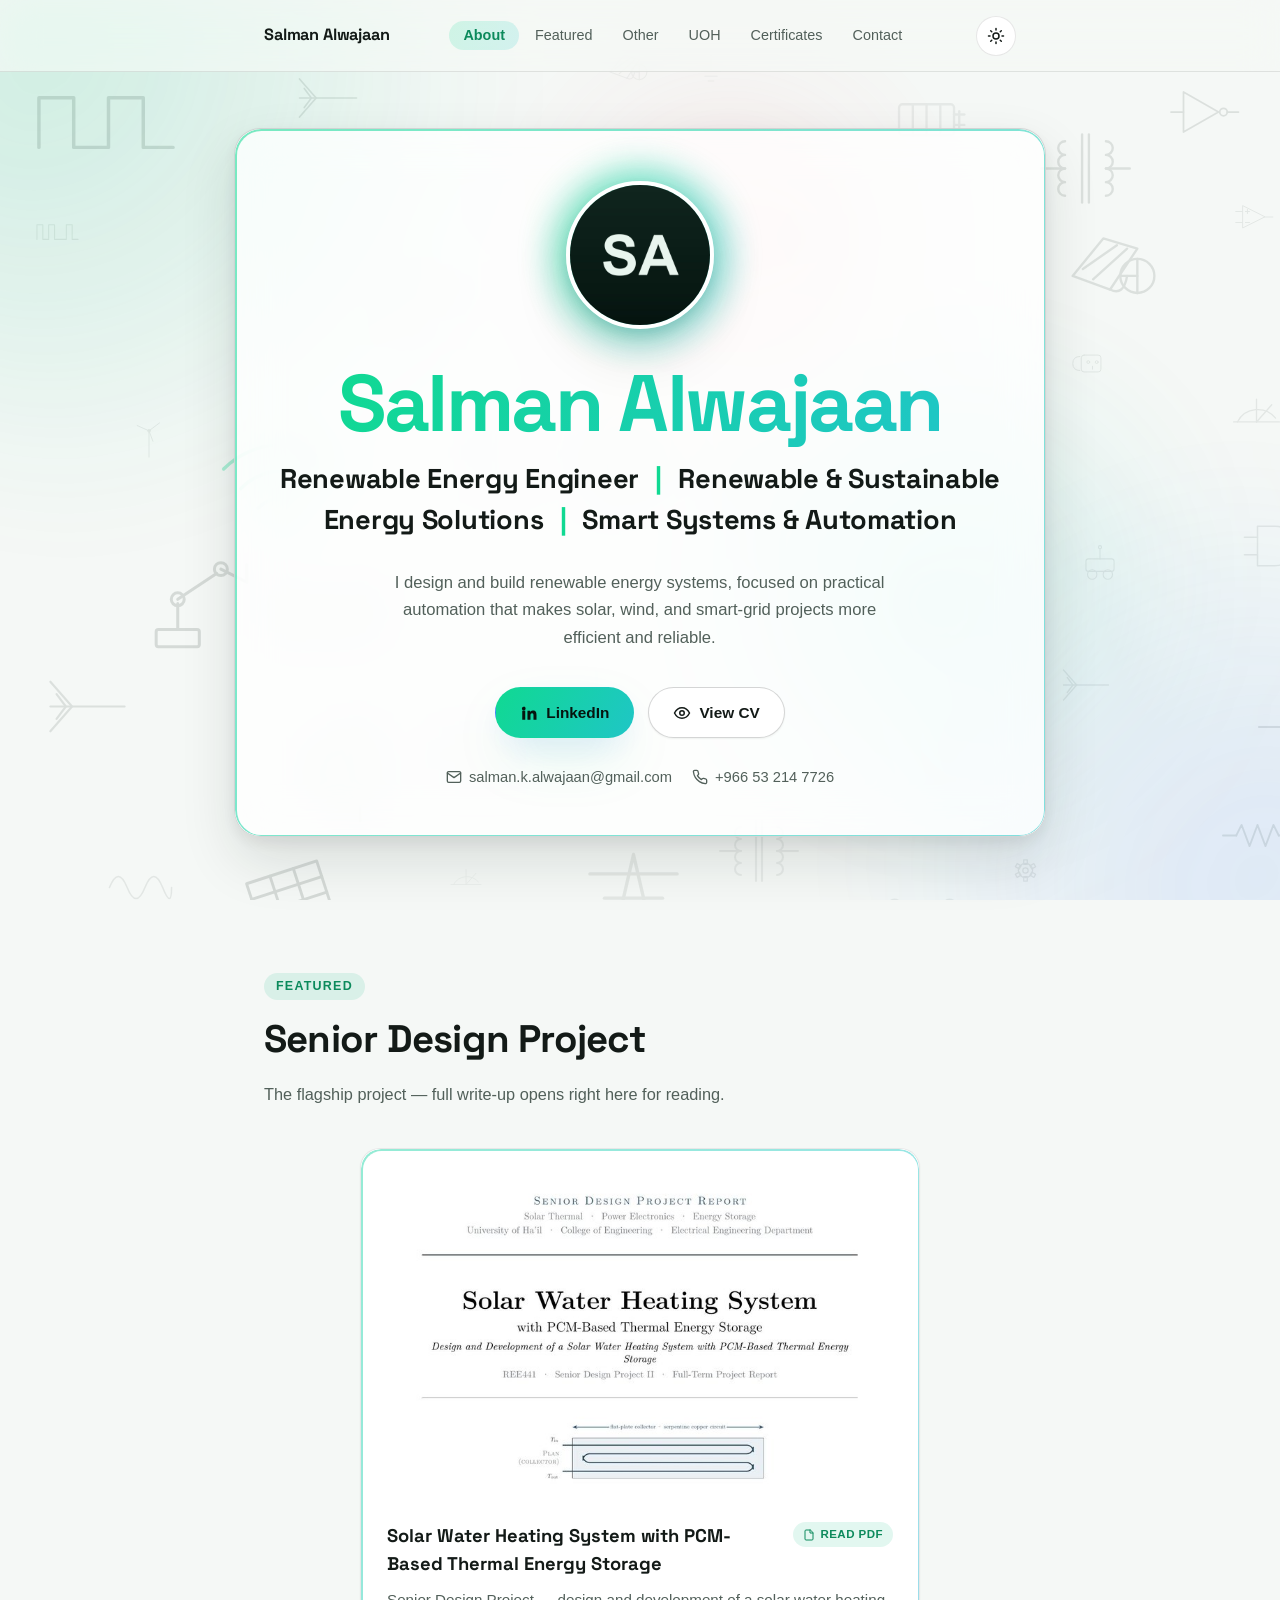
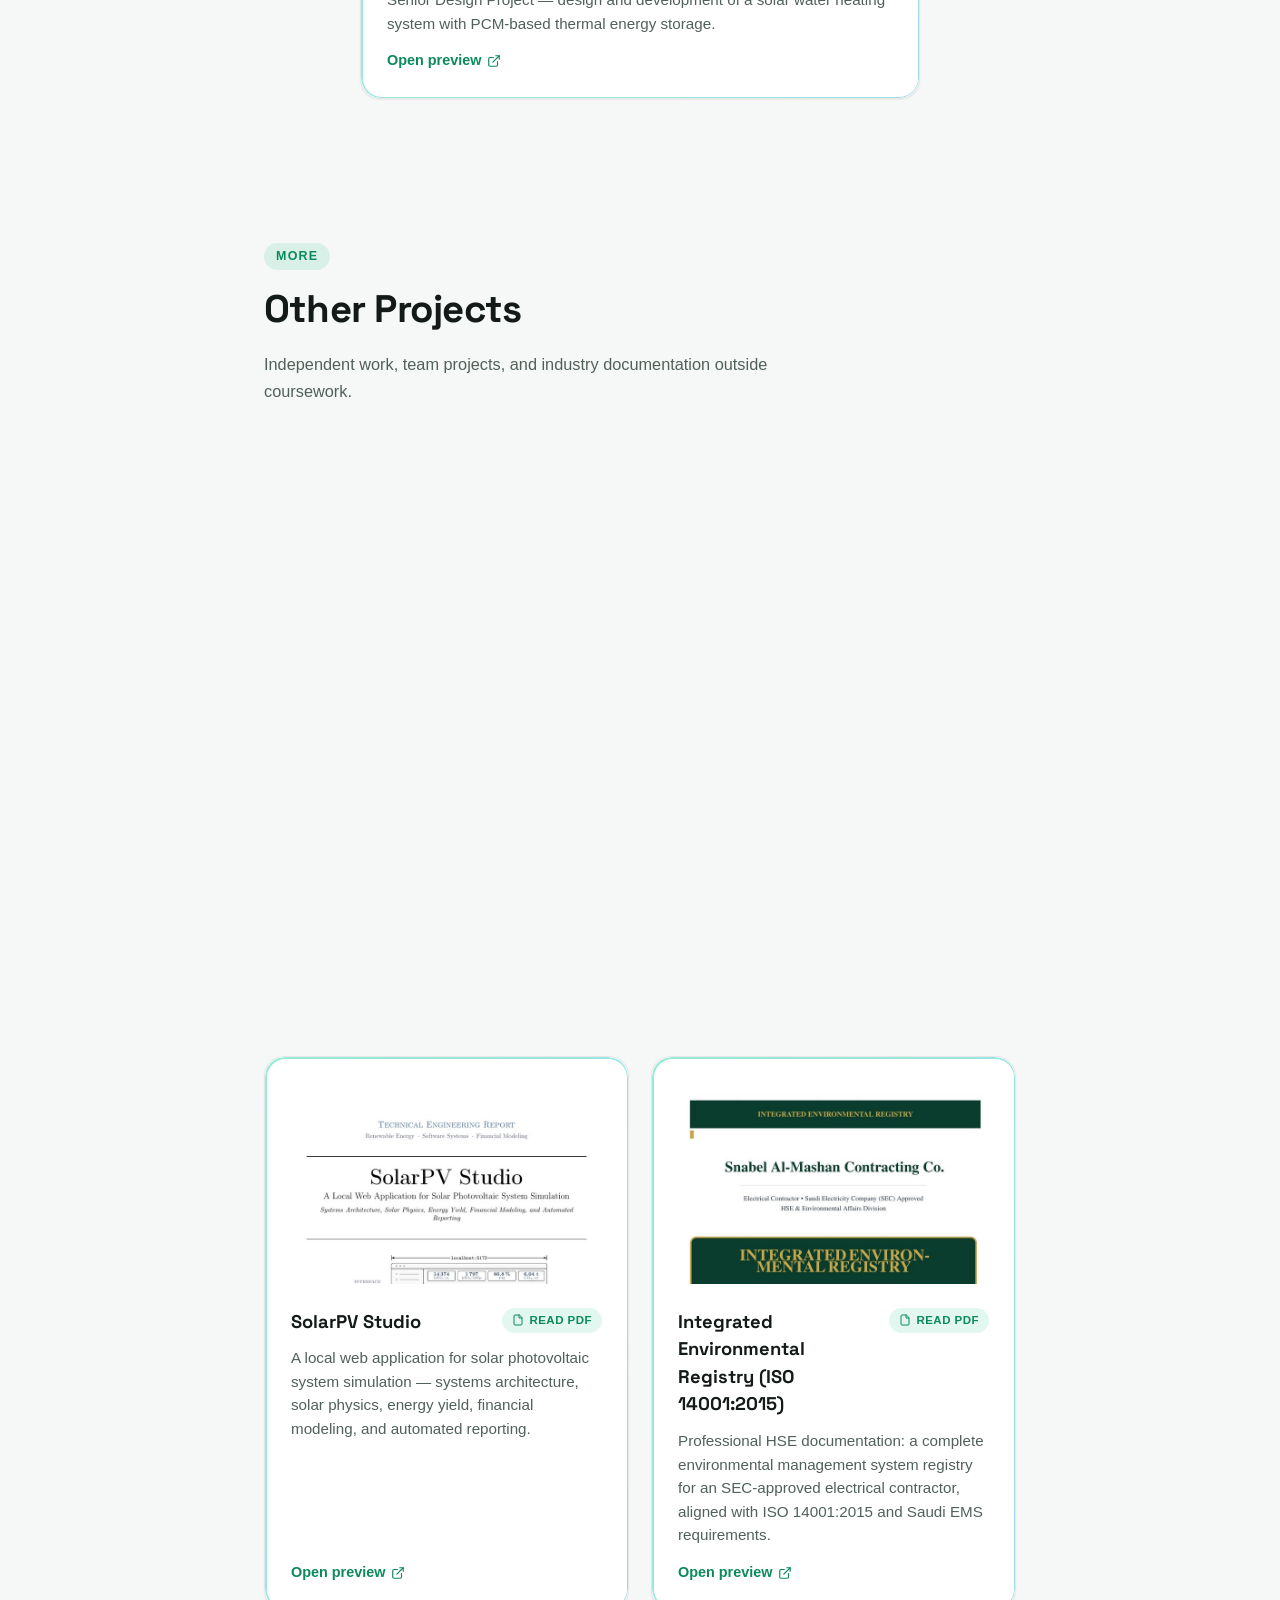
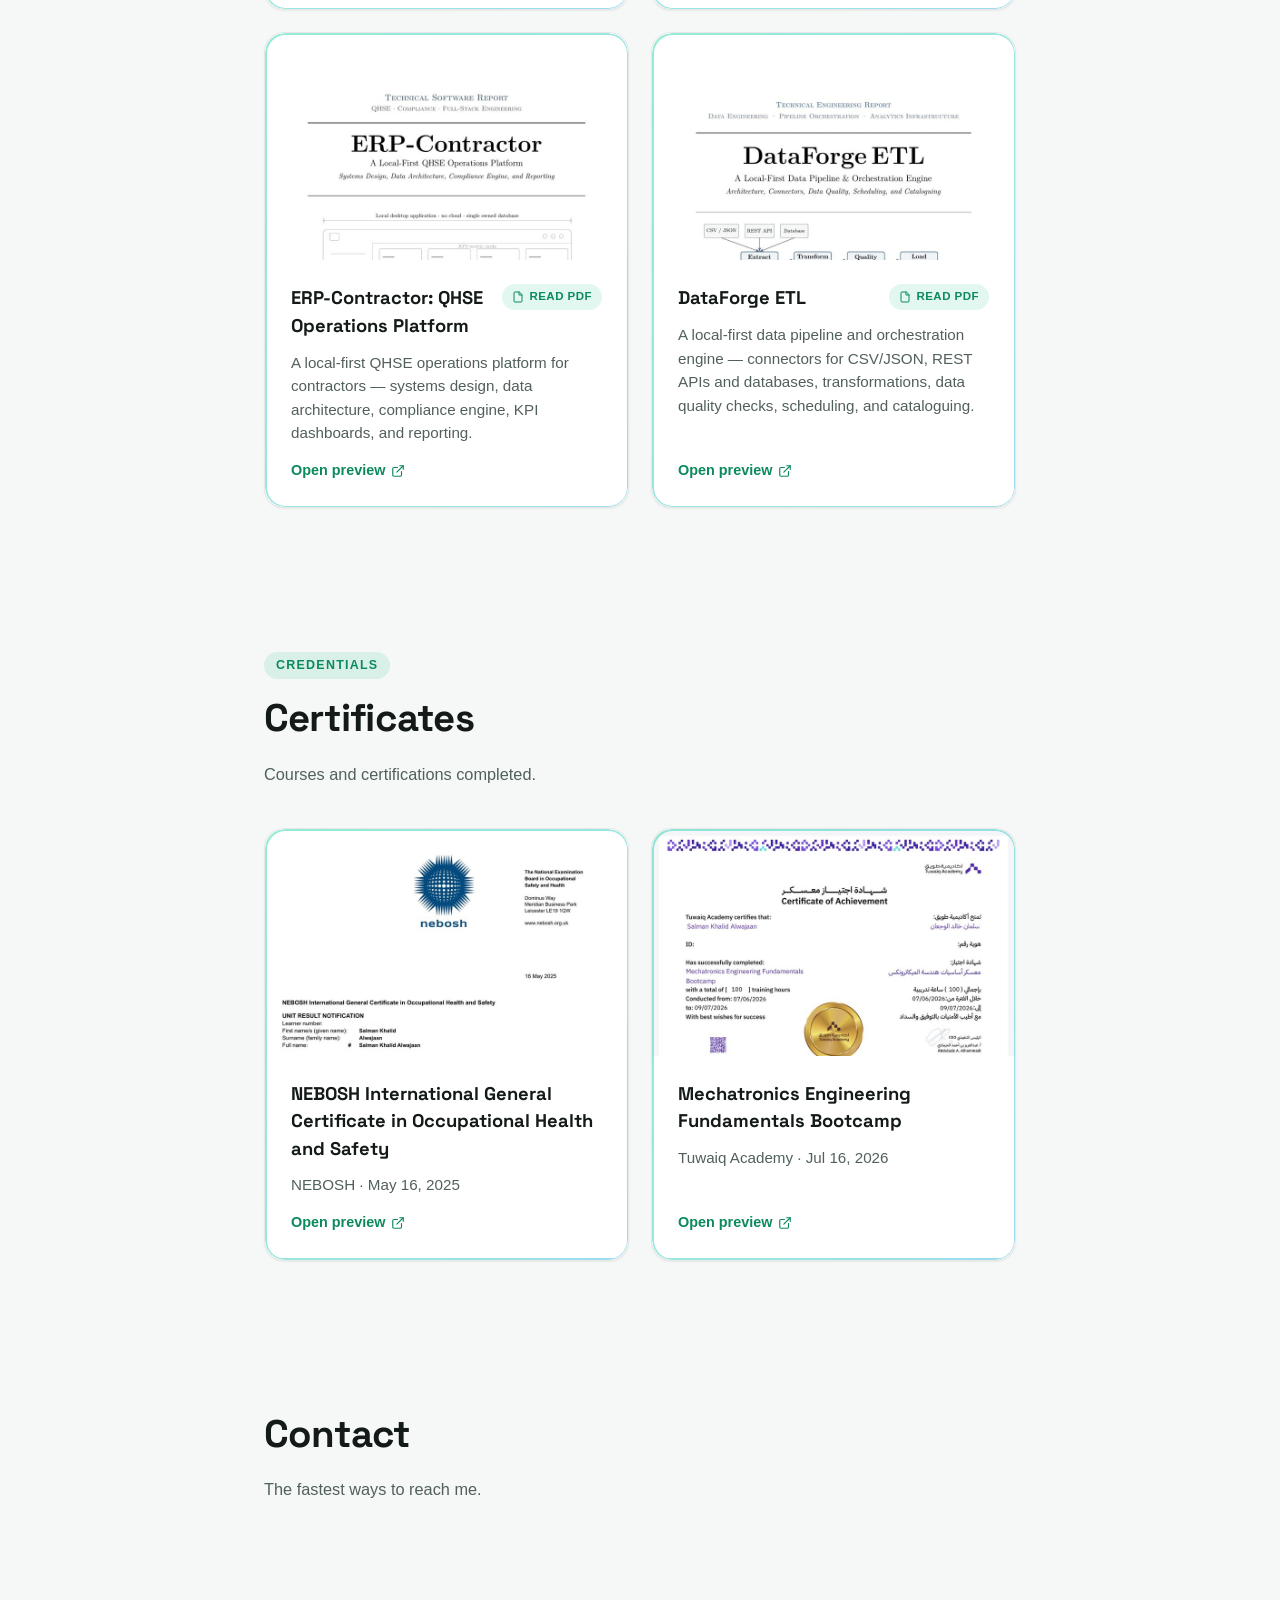
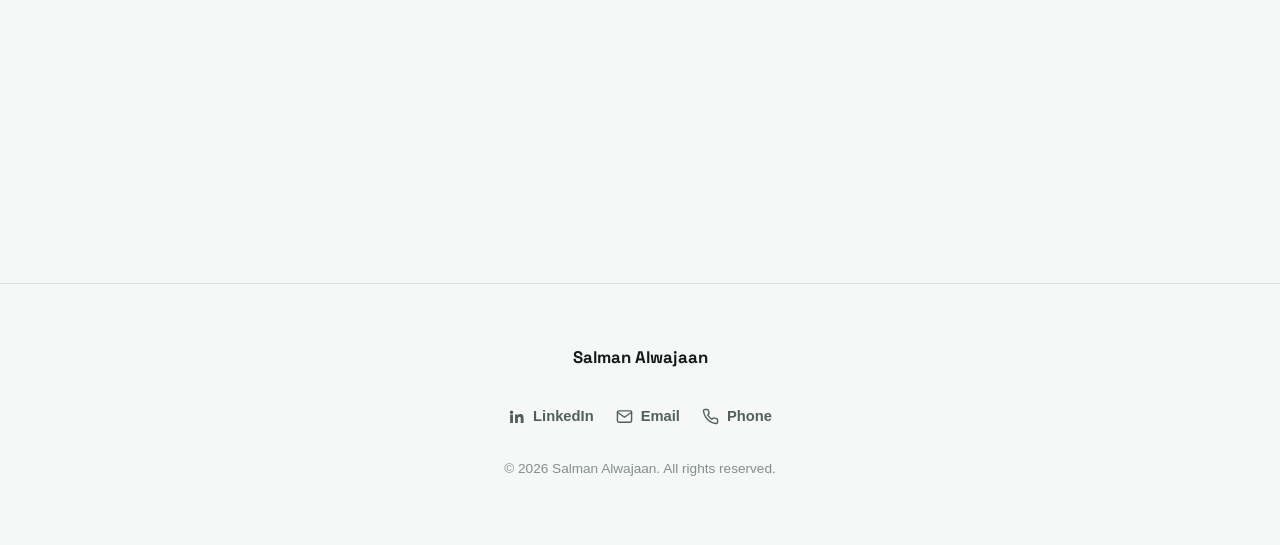
<file: index.html>
<!doctype html>
<html lang="en">
<head>
  <meta charset="UTF-8">
  <meta name="viewport" content="width=device-width, initial-scale=1">
  <title>Salman Alwajaan | Renewable Energy Engineer</title>
  <meta name="description" content="Salman Alwajaan, Renewable Energy Engineer working on renewable and sustainable energy solutions, smart systems, and automation.">

  <!-- Open Graph -->
  <meta property="og:type" content="website">
  <meta property="og:title" content="Salman Alwajaan | Renewable Energy Engineer">
  <meta property="og:description" content="Renewable Energy Engineer working on renewable and sustainable energy solutions, smart systems, and automation.">
  <meta property="og:image" content="assets/og-image.jpg">

  <!-- Twitter -->
  <meta name="twitter:card" content="summary_large_image">
  <meta name="twitter:title" content="Salman Alwajaan | Renewable Energy Engineer">
  <meta name="twitter:description" content="Renewable Energy Engineer working on renewable and sustainable energy solutions, smart systems, and automation.">
  <meta name="twitter:image" content="assets/og-image.jpg">

  <link rel="icon" type="image/svg+xml" href="assets/favicon.svg">
  <link rel="icon" type="image/png" href="assets/favicon.png">

  <link rel="preconnect" href="https://fonts.googleapis.com">
  <link rel="preconnect" href="https://fonts.gstatic.com" crossorigin>
  <link rel="stylesheet" href="https://fonts.googleapis.com/css2?family=Space+Grotesk:wght@500;700;800&display=swap">

  <link rel="stylesheet" href="styles/main.css?v=3">
</head>
<body>
  <a class="skip-link" href="#main">Skip to content</a>

  <!-- ===========================================================
       Tech-field figure sprite: hand-authored line-art symbols,
       referenced with <use> by scripts/tech-field.js. Style
       reference only was the flat hero image — nothing here ships
       a raster. Safe to trim/extend; each figure is one <symbol>.
  =========================================================== -->
  <svg aria-hidden="true" focusable="false" style="position:absolute;width:0;height:0;overflow:hidden" width="0" height="0">
    <defs>
      <style>
        symbol .s { fill: none; stroke: currentColor; stroke-width: 1.4; stroke-linecap: round; stroke-linejoin: round; vector-effect: non-scaling-stroke; }
        symbol .dot { fill: currentColor; stroke: none; }
      </style>

      <!-- Energy -->
      <symbol id="tech-solar-panel-1" viewBox="0 0 64 64">
        <g class="s" transform="rotate(-18 32 34)">
          <rect x="14" y="20" width="36" height="24"/>
          <line x1="26" y1="20" x2="26" y2="44"/>
          <line x1="38" y1="20" x2="38" y2="44"/>
          <line x1="14" y1="28" x2="50" y2="28"/>
          <line x1="14" y1="36" x2="50" y2="36"/>
          <line x1="14" y1="44" x2="8" y2="52"/>
          <line x1="50" y1="44" x2="56" y2="52"/>
        </g>
      </symbol>
      <symbol id="tech-sun-rays" viewBox="0 0 64 64">
        <g class="s">
          <circle cx="20" cy="18" r="8"/>
          <line x1="14" y1="30" x2="12" y2="38"/>
          <line x1="20" y1="32" x2="20" y2="42"/>
          <line x1="26" y1="30" x2="28" y2="38"/>
          <path d="M9 35 L12 39 L15 35"/>
          <path d="M17 39 L20 43 L23 39"/>
          <path d="M25 35 L28 39 L31 35"/>
        </g>
      </symbol>
      <symbol id="tech-pylon" viewBox="0 0 64 64">
        <g class="s">
          <path d="M32 6 L20 58 M32 6 L44 58"/>
          <line x1="14" y1="14" x2="50" y2="14"/>
          <line x1="20" y1="24" x2="44" y2="24"/>
          <line x1="18" y1="36" x2="46" y2="36"/>
          <line x1="16" y1="48" x2="48" y2="48"/>
        </g>
      </symbol>
      <symbol id="tech-power-lines" viewBox="0 0 64 64">
        <g class="s">
          <line x1="8" y1="14" x2="8" y2="50"/>
          <line x1="56" y1="14" x2="56" y2="50"/>
          <path d="M8 20 Q32 38 56 20"/>
          <path d="M8 26 Q32 44 56 26"/>
          <path d="M8 32 Q32 50 56 32"/>
        </g>
      </symbol>
      <symbol id="tech-wind-turbine" viewBox="0 0 64 64">
        <g class="s">
          <line x1="32" y1="18" x2="32" y2="58"/>
          <circle cx="32" cy="18" r="2"/>
          <path d="M32 18 L14 10"/>
          <path d="M32 18 L48 6"/>
          <path d="M32 18 L38 34"/>
        </g>
      </symbol>
      <symbol id="tech-fixed-wing" viewBox="0 0 64 64">
        <g class="s">
          <line x1="8" y1="32" x2="56" y2="32"/>
          <path d="M8 16 L22 32 L8 48"/>
          <path d="M12 24 L18 32 L12 40"/>
        </g>
      </symbol>
      <symbol id="tech-battery" viewBox="0 0 64 64">
        <g class="s">
          <rect x="14" y="24" width="32" height="18" rx="2"/>
          <line x1="46" y1="30" x2="52" y2="30"/>
          <line x1="46" y1="36" x2="52" y2="36"/>
          <line x1="49" y1="28" x2="49" y2="38"/>
          <line x1="22" y1="24" x2="22" y2="42"/>
          <line x1="30" y1="24" x2="30" y2="42"/>
          <line x1="38" y1="24" x2="38" y2="42"/>
        </g>
      </symbol>
      <symbol id="tech-solar-thermal" viewBox="0 0 64 64">
        <g class="s">
          <path d="M8 34 L26 12 L46 18 L30 42 Z"/>
          <line x1="14" y1="30" x2="34" y2="16"/>
          <line x1="20" y1="36" x2="40" y2="18"/>
          <circle cx="46" cy="34" r="10"/>
          <line x1="36" y1="34" x2="46" y2="34"/>
          <line x1="46" y1="24" x2="46" y2="44"/>
          <path d="M30 42 Q38 46 40 34"/>
        </g>
      </symbol>
      <symbol id="tech-heat-exchanger" viewBox="0 0 64 64">
        <g class="s">
          <line x1="10" y1="18" x2="54" y2="18"/>
          <line x1="14" y1="18" x2="14" y2="40"/>
          <line x1="20" y1="18" x2="20" y2="40"/>
          <line x1="26" y1="18" x2="26" y2="40"/>
          <line x1="32" y1="18" x2="32" y2="40"/>
          <line x1="38" y1="18" x2="38" y2="40"/>
          <line x1="44" y1="18" x2="44" y2="40"/>
          <line x1="50" y1="18" x2="50" y2="40"/>
        </g>
      </symbol>

      <!-- Circuits -->
      <symbol id="tech-ac-source" viewBox="0 0 64 64">
        <g class="s">
          <circle cx="32" cy="32" r="14"/>
          <path d="M24 32 Q28 24 32 32 T40 32"/>
        </g>
      </symbol>
      <symbol id="tech-resistor" viewBox="0 0 64 64">
        <g class="s">
          <line x1="6" y1="32" x2="16" y2="32"/>
          <path d="M16 32 L20 24 L26 40 L32 24 L38 40 L44 24 L48 32"/>
          <line x1="48" y1="32" x2="58" y2="32"/>
        </g>
      </symbol>
      <symbol id="tech-capacitor" viewBox="0 0 64 64">
        <g class="s">
          <line x1="6" y1="32" x2="28" y2="32"/>
          <line x1="28" y1="16" x2="28" y2="48"/>
          <line x1="36" y1="16" x2="36" y2="48"/>
          <line x1="36" y1="32" x2="58" y2="32"/>
        </g>
      </symbol>
      <symbol id="tech-inductor" viewBox="0 0 64 64">
        <g class="s">
          <line x1="4" y1="32" x2="12" y2="32"/>
          <path d="M12 32 a5 8 0 0 1 10 0 a5 8 0 0 1 10 0 a5 8 0 0 1 10 0 a5 8 0 0 1 10 0"/>
          <line x1="52" y1="32" x2="60" y2="32"/>
        </g>
      </symbol>
      <symbol id="tech-ground" viewBox="0 0 64 64">
        <g class="s">
          <line x1="32" y1="10" x2="32" y2="34"/>
          <line x1="18" y1="34" x2="46" y2="34"/>
          <line x1="23" y1="41" x2="41" y2="41"/>
          <line x1="28" y1="48" x2="36" y2="48"/>
        </g>
      </symbol>
      <symbol id="tech-transformer" viewBox="0 0 64 64">
        <g class="s">
          <path d="M20 16 a4 4 0 0 0 0 8 a4 4 0 0 0 0 8 a4 4 0 0 0 0 8 a4 4 0 0 0 0 8"/>
          <line x1="30" y1="12" x2="30" y2="52"/>
          <line x1="34" y1="12" x2="34" y2="52"/>
          <path d="M44 16 a4 4 0 0 1 0 8 a4 4 0 0 1 0 8 a4 4 0 0 1 0 8 a4 4 0 0 1 0 8"/>
          <line x1="6" y1="32" x2="20" y2="32"/>
          <line x1="44" y1="32" x2="58" y2="32"/>
        </g>
      </symbol>
      <symbol id="tech-diode" viewBox="0 0 64 64">
        <g class="s">
          <line x1="6" y1="32" x2="24" y2="32"/>
          <path d="M24 20 L24 44 L40 32 Z"/>
          <line x1="40" y1="20" x2="40" y2="44"/>
          <line x1="40" y1="32" x2="58" y2="32"/>
        </g>
      </symbol>
      <symbol id="tech-led" viewBox="0 0 64 64">
        <g class="s">
          <line x1="6" y1="36" x2="22" y2="36"/>
          <path d="M22 24 L22 48 L38 36 Z"/>
          <line x1="38" y1="24" x2="38" y2="48"/>
          <line x1="38" y1="36" x2="54" y2="36"/>
          <path d="M32 18 L38 12 M36 22 L43 16"/>
        </g>
      </symbol>
      <symbol id="tech-transistor" viewBox="0 0 64 64">
        <g class="s">
          <circle cx="32" cy="32" r="16"/>
          <line x1="20" y1="20" x2="20" y2="44"/>
          <line x1="8" y1="32" x2="20" y2="32"/>
          <line x1="20" y1="27" x2="36" y2="18"/>
          <line x1="20" y1="37" x2="36" y2="46"/>
          <line x1="36" y1="18" x2="36" y2="8"/>
          <line x1="36" y1="46" x2="36" y2="56"/>
          <line x1="30" y1="41" x2="36" y2="46"/>
          <line x1="33" y1="43" x2="30" y2="41"/>
        </g>
      </symbol>
      <symbol id="tech-opamp" viewBox="0 0 64 64">
        <g class="s">
          <path d="M14 16 L14 48 L46 32 Z"/>
          <line x1="4" y1="24" x2="14" y2="24"/>
          <line x1="4" y1="40" x2="14" y2="40"/>
          <line x1="46" y1="32" x2="58" y2="32"/>
          <line x1="18" y1="24" x2="24" y2="24"/>
          <line x1="21" y1="21" x2="21" y2="27"/>
          <line x1="18" y1="40" x2="24" y2="40"/>
        </g>
      </symbol>
      <symbol id="tech-and-gate" viewBox="0 0 64 64">
        <g class="s">
          <path d="M16 14 L32 14 A18 18 0 0 1 32 50 L16 50 Z"/>
          <line x1="4" y1="24" x2="16" y2="24"/>
          <line x1="4" y1="40" x2="16" y2="40"/>
          <line x1="50" y1="32" x2="60" y2="32"/>
        </g>
      </symbol>
      <symbol id="tech-or-gate" viewBox="0 0 64 64">
        <g class="s">
          <path d="M12 14 Q28 14 40 32 Q28 50 12 50 Q20 32 12 14 Z"/>
          <line x1="2" y1="24" x2="14" y2="24"/>
          <line x1="2" y1="40" x2="14" y2="40"/>
          <line x1="40" y1="32" x2="56" y2="32"/>
        </g>
      </symbol>
      <symbol id="tech-not-gate" viewBox="0 0 64 64">
        <g class="s">
          <path d="M14 16 L14 48 L42 32 Z"/>
          <circle cx="46" cy="32" r="3"/>
          <line x1="4" y1="32" x2="14" y2="32"/>
          <line x1="49" y1="32" x2="58" y2="32"/>
        </g>
      </symbol>
      <symbol id="tech-ic-chip" viewBox="0 0 64 64">
        <g class="s">
          <rect x="20" y="14" width="24" height="36" rx="2"/>
          <path d="M27 14 a5 4 0 0 0 10 0"/>
          <line x1="8" y1="20" x2="20" y2="20"/>
          <line x1="8" y1="28" x2="20" y2="28"/>
          <line x1="8" y1="36" x2="20" y2="36"/>
          <line x1="8" y1="44" x2="20" y2="44"/>
          <line x1="44" y1="20" x2="56" y2="20"/>
          <line x1="44" y1="28" x2="56" y2="28"/>
          <line x1="44" y1="36" x2="56" y2="36"/>
          <line x1="44" y1="44" x2="56" y2="44"/>
        </g>
      </symbol>
      <symbol id="tech-pcb-trace" viewBox="0 0 64 64">
        <g class="s">
          <path d="M8 50 L8 30 L24 30 L24 14 L44 14"/>
          <path d="M20 50 L36 50 L36 40 L54 40"/>
          <circle class="dot" cx="8" cy="50" r="2"/>
          <circle class="dot" cx="44" cy="14" r="2"/>
          <circle class="dot" cx="20" cy="50" r="2"/>
          <circle class="dot" cx="54" cy="40" r="2"/>
        </g>
      </symbol>

      <!-- Mechanical & control -->
      <symbol id="tech-gear-small" viewBox="0 0 64 64">
        <g class="s">
          <circle cx="32" cy="32" r="8"/>
          <circle cx="32" cy="32" r="3"/>
          <g transform="rotate(0 32 32)"><rect x="30" y="20" width="4" height="5"/></g>
          <g transform="rotate(60 32 32)"><rect x="30" y="20" width="4" height="5"/></g>
          <g transform="rotate(120 32 32)"><rect x="30" y="20" width="4" height="5"/></g>
          <g transform="rotate(180 32 32)"><rect x="30" y="20" width="4" height="5"/></g>
          <g transform="rotate(240 32 32)"><rect x="30" y="20" width="4" height="5"/></g>
          <g transform="rotate(300 32 32)"><rect x="30" y="20" width="4" height="5"/></g>
        </g>
      </symbol>
      <symbol id="tech-gear-medium" viewBox="0 0 64 64">
        <g class="s">
          <circle cx="32" cy="32" r="12"/>
          <circle cx="32" cy="32" r="4"/>
          <g transform="rotate(0 32 32)"><rect x="30" y="16" width="4" height="6"/></g>
          <g transform="rotate(45 32 32)"><rect x="30" y="16" width="4" height="6"/></g>
          <g transform="rotate(90 32 32)"><rect x="30" y="16" width="4" height="6"/></g>
          <g transform="rotate(135 32 32)"><rect x="30" y="16" width="4" height="6"/></g>
          <g transform="rotate(180 32 32)"><rect x="30" y="16" width="4" height="6"/></g>
          <g transform="rotate(225 32 32)"><rect x="30" y="16" width="4" height="6"/></g>
          <g transform="rotate(270 32 32)"><rect x="30" y="16" width="4" height="6"/></g>
          <g transform="rotate(315 32 32)"><rect x="30" y="16" width="4" height="6"/></g>
        </g>
      </symbol>
      <symbol id="tech-gear-large" viewBox="0 0 64 64">
        <g class="s">
          <circle cx="32" cy="32" r="17"/>
          <circle cx="32" cy="32" r="5"/>
          <g transform="rotate(0 32 32)"><rect x="29.5" y="9" width="5" height="7"/></g>
          <g transform="rotate(36 32 32)"><rect x="29.5" y="9" width="5" height="7"/></g>
          <g transform="rotate(72 32 32)"><rect x="29.5" y="9" width="5" height="7"/></g>
          <g transform="rotate(108 32 32)"><rect x="29.5" y="9" width="5" height="7"/></g>
          <g transform="rotate(144 32 32)"><rect x="29.5" y="9" width="5" height="7"/></g>
          <g transform="rotate(180 32 32)"><rect x="29.5" y="9" width="5" height="7"/></g>
          <g transform="rotate(216 32 32)"><rect x="29.5" y="9" width="5" height="7"/></g>
          <g transform="rotate(252 32 32)"><rect x="29.5" y="9" width="5" height="7"/></g>
          <g transform="rotate(288 32 32)"><rect x="29.5" y="9" width="5" height="7"/></g>
          <g transform="rotate(324 32 32)"><rect x="29.5" y="9" width="5" height="7"/></g>
        </g>
      </symbol>
      <symbol id="tech-robot-arm" viewBox="0 0 64 64">
        <g class="s">
          <rect x="14" y="48" width="20" height="8" rx="1"/>
          <line x1="24" y1="48" x2="24" y2="36"/>
          <circle cx="24" cy="34" r="3"/>
          <line x1="24" y1="34" x2="42" y2="22"/>
          <circle cx="44" cy="20" r="3"/>
          <line x1="44" y1="20" x2="56" y2="26"/>
          <line x1="56" y1="26" x2="56" y2="18"/>
        </g>
      </symbol>
      <symbol id="tech-rover" viewBox="0 0 64 64">
        <g class="s">
          <rect x="14" y="28" width="36" height="16" rx="3"/>
          <circle cx="22" cy="48" r="6"/>
          <circle cx="42" cy="48" r="6"/>
          <line x1="32" y1="28" x2="32" y2="16"/>
          <circle cx="32" cy="13" r="2"/>
        </g>
      </symbol>
      <symbol id="tech-gauge" viewBox="0 0 64 64">
        <g class="s">
          <circle cx="32" cy="32" r="18"/>
          <line x1="32" y1="32" x2="42" y2="20"/>
          <line x1="32" y1="16" x2="32" y2="20"/>
          <line x1="16" y1="32" x2="20" y2="32"/>
          <line x1="48" y1="32" x2="44" y2="32"/>
          <line x1="20" y1="20" x2="23" y2="23"/>
          <line x1="44" y1="20" x2="41" y2="23"/>
        </g>
      </symbol>
      <symbol id="tech-protractor-arc" viewBox="0 0 64 64">
        <g class="s">
          <path d="M12 44 A24 24 0 0 1 52 40"/>
          <line x1="32" y1="44" x2="32" y2="20"/>
          <line x1="32" y1="44" x2="48" y2="26"/>
          <line x1="8" y1="44" x2="56" y2="44"/>
        </g>
      </symbol>
      <symbol id="tech-control-block" viewBox="0 0 64 64">
        <g class="s">
          <circle cx="14" cy="32" r="5"/>
          <line x1="7" y1="27" x2="11" y2="30"/>
          <line x1="7" y1="37" x2="11" y2="34"/>
          <line x1="19" y1="32" x2="28" y2="32"/>
          <rect x="28" y="22" width="20" height="20"/>
          <line x1="48" y1="32" x2="58" y2="32"/>
          <path d="M54 28 L58 32 L54 36"/>
        </g>
      </symbol>

      <!-- Renewable energy -->
      <symbol id="tech-hydrogen-tank" viewBox="0 0 64 64">
        <g class="s">
          <rect x="18" y="14" width="20" height="38" rx="10"/>
          <line x1="28" y1="8" x2="28" y2="14"/>
          <circle cx="46" cy="20" r="4"/>
          <circle cx="54" cy="26" r="4"/>
          <line x1="49" y1="23" x2="51" y2="23"/>
        </g>
      </symbol>
      <symbol id="tech-ev-charger" viewBox="0 0 64 64">
        <g class="s">
          <path d="M20 20 h20 a4 4 0 0 1 4 4 v16 a4 4 0 0 1 -4 4 h-20 a4 4 0 0 1 -4 -4 v-16 a4 4 0 0 1 4 -4 Z"/>
          <circle cx="26" cy="30" r="2"/>
          <circle cx="38" cy="30" r="2"/>
          <line x1="32" y1="36" x2="32" y2="40"/>
          <path d="M14 22 Q4 22 4 32 Q4 42 14 42"/>
        </g>
      </symbol>
      <symbol id="tech-inverter" viewBox="0 0 64 64">
        <g class="s">
          <rect x="20" y="20" width="24" height="24"/>
          <line x1="6" y1="32" x2="20" y2="32"/>
          <path d="M44 32 Q48 24 52 32 T60 32"/>
          <line x1="26" y1="32" x2="38" y2="32"/>
        </g>
      </symbol>
      <symbol id="tech-smart-meter" viewBox="0 0 64 64">
        <g class="s">
          <rect x="16" y="12" width="32" height="40" rx="4"/>
          <circle cx="32" cy="30" r="10"/>
          <line x1="32" y1="30" x2="38" y2="24"/>
          <line x1="20" y1="46" x2="44" y2="46"/>
        </g>
      </symbol>

      <!-- Signals -->
      <symbol id="tech-sine-wave" viewBox="0 0 64 64">
        <g class="s">
          <path d="M4 32 Q12 12 20 32 T36 32 T52 32 T60 32"/>
        </g>
      </symbol>
      <symbol id="tech-square-wave" viewBox="0 0 64 64">
        <g class="s">
          <path d="M4 40 L4 20 L18 20 L18 40 L32 40 L32 20 L46 20 L46 40 L58 40"/>
        </g>
      </symbol>
      <symbol id="tech-pulse-train" viewBox="0 0 64 64">
        <g class="s">
          <path d="M4 40 L4 20 L12 20 L12 40 L20 40 L20 20 L28 20 L28 40 L44 40 L44 20 L52 20 L52 40 L60 40"/>
        </g>
      </symbol>
      <symbol id="tech-wifi-arcs" viewBox="0 0 64 64">
        <g class="s">
          <circle class="dot" cx="32" cy="46" r="2.5"/>
          <path d="M22 38 A14 14 0 0 1 42 38"/>
          <path d="M15 30 A24 24 0 0 1 49 30"/>
          <path d="M8 22 A34 34 0 0 1 56 22"/>
        </g>
      </symbol>
      <symbol id="tech-dashed-path" viewBox="0 0 64 64">
        <g class="s">
          <path d="M6 46 Q30 10 58 22" stroke-dasharray="4 5"/>
          <circle class="dot" cx="6" cy="46" r="2"/>
          <circle class="dot" cx="58" cy="22" r="2"/>
        </g>
      </symbol>
    </defs>
  </svg>

  <div class="tech-field" id="tech-field" aria-hidden="true"></div>

  <div class="bg-blobs" aria-hidden="true">
    <span class="blob blob-1"></span>
    <span class="blob blob-2"></span>
    <span class="blob blob-3"></span>
    <span class="blob blob-4"></span>
  </div>

  <nav class="site-nav" aria-label="Primary">
    <div class="site-nav-inner">
      <a class="nav-brand" href="#main">Salman Alwajaan</a>
      <ul class="nav-links">
        <span class="nav-indicator" aria-hidden="true"></span>
        <li><a class="nav-link" href="#about">About</a></li>
        <li><a class="nav-link" href="#featured">Featured</a></li>
        <li><a class="nav-link" href="#other">Other</a></li>
        <li><a class="nav-link" href="uoh.html">UOH</a></li>
        <li id="nav-item-certificates"><a class="nav-link" href="#certificates">Certificates</a></li>
        <li><a class="nav-link" href="#contact">Contact</a></li>
      </ul>
      <div class="nav-right">
        <button id="theme-toggle" class="theme-toggle" type="button" aria-label="Toggle dark mode">
          <svg class="icon-sun" viewBox="0 0 24 24" fill="none" stroke="currentColor" stroke-width="2" stroke-linecap="round" stroke-linejoin="round" aria-hidden="true">
            <circle cx="12" cy="12" r="4"/>
            <path d="M12 2v2M12 20v2M4.93 4.93l1.41 1.41M17.66 17.66l1.41 1.41M2 12h2M20 12h2M6.34 17.66l-1.41 1.41M19.07 4.93l-1.41 1.41"/>
          </svg>
          <svg class="icon-moon" viewBox="0 0 24 24" fill="none" stroke="currentColor" stroke-width="2" stroke-linecap="round" stroke-linejoin="round" aria-hidden="true">
            <path d="M21 12.79A9 9 0 1 1 11.21 3 7 7 0 0 0 21 12.79Z"/>
          </svg>
        </button>
      </div>
    </div>
  </nav>

  <main id="main">
    <section class="hero" id="about">
      <div class="hero-card">
      <div class="hero-photo-wrap hero-anim">
        <img class="hero-photo" src="assets/photo.jpg" alt="Portrait of Salman Alwajaan" width="132" height="132">
      </div>
      <h1 class="hero-name hero-anim"><span class="gradient-text">Salman Alwajaan</span></h1>
      <p class="hero-role hero-anim">Renewable Energy Engineer <span class="hero-role-sep">|</span> Renewable &amp; Sustainable Energy Solutions <span class="hero-role-sep">|</span> Smart Systems &amp; Automation</p>
      <p class="hero-bio hero-anim">I design and build renewable energy systems, focused on practical automation that makes solar, wind, and smart-grid projects more efficient and reliable.</p>
      <div class="hero-actions hero-anim">
        <a class="btn btn-primary" href="https://www.linkedin.com/in/salwajaan" target="_blank" rel="noopener noreferrer">
          <svg viewBox="0 0 24 24" fill="currentColor" aria-hidden="true">
            <path d="M4.98 3.5A2.5 2.5 0 1 1 5 8.5a2.5 2.5 0 0 1-.02-5ZM3 9h4v12H3V9Zm6.5 0h3.83v1.64h.05c.53-1 1.84-2.06 3.79-2.06 4.06 0 4.81 2.67 4.81 6.14V21h-4v-5.6c0-1.34-.02-3.06-1.87-3.06-1.87 0-2.16 1.46-2.16 2.96V21h-4V9Z"/>
          </svg>
          LinkedIn
        </a>
        <button id="view-cv-btn" class="btn btn-secondary" type="button">
          <svg viewBox="0 0 24 24" fill="none" stroke="currentColor" stroke-width="2" stroke-linecap="round" stroke-linejoin="round" aria-hidden="true">
            <path d="M2 12s3.5-7 10-7 10 7 10 7-3.5 7-10 7-10-7-10-7Z"/>
            <circle cx="12" cy="12" r="3"/>
          </svg>
          View CV
        </button>
      </div>
      <div class="hero-contact hero-anim">
        <a class="hero-contact-link" href="mailto:salman.k.alwajaan@gmail.com">
          <svg viewBox="0 0 24 24" fill="none" stroke="currentColor" stroke-width="2" stroke-linecap="round" stroke-linejoin="round" aria-hidden="true">
            <rect x="2" y="4" width="20" height="16" rx="2"/>
            <path d="m22 6-10 7L2 6"/>
          </svg>
          salman.k.alwajaan@gmail.com
        </a>
        <a class="hero-contact-link" href="tel:+966532147726">
          <svg viewBox="0 0 24 24" fill="none" stroke="currentColor" stroke-width="2" stroke-linecap="round" stroke-linejoin="round" aria-hidden="true">
            <path d="M22 16.92v3a2 2 0 0 1-2.18 2 19.79 19.79 0 0 1-8.63-3.07 19.5 19.5 0 0 1-6-6 19.79 19.79 0 0 1-3.07-8.67A2 2 0 0 1 4.11 2h3a2 2 0 0 1 2 1.72c.127.96.361 1.903.7 2.81a2 2 0 0 1-.45 2.11L8.09 9.91a16 16 0 0 0 6 6l1.27-1.27a2 2 0 0 1 2.11-.45c.907.339 1.85.573 2.81.7A2 2 0 0 1 22 16.92Z"/>
          </svg>
          +966 53 214 7726
        </a>
      </div>
      </div>
    </section>

    <section class="content-section featured-section" id="featured" aria-labelledby="featured-heading">
      <p class="section-eyebrow">Featured</p>
      <h2 class="section-heading" id="featured-heading">Senior Design Project</h2>
      <p class="section-lede">The flagship project — full write-up opens right here for reading.</p>
      <div class="project-grid project-grid--featured" id="featured-grid">
        <p class="empty-state">Loading…</p>
      </div>
    </section>

    <section class="content-section" id="other" aria-labelledby="other-heading">
      <p class="section-eyebrow">More</p>
      <h2 class="section-heading" id="other-heading">Other Projects</h2>
      <p class="section-lede">Independent work, team projects, and industry documentation outside coursework.</p>
      <div class="project-grid" id="other-grid">
        <p class="empty-state">Loading…</p>
      </div>
    </section>

    <section class="content-section" id="certificates" aria-labelledby="certificates-heading">
      <p class="section-eyebrow">Credentials</p>
      <h2 class="section-heading" id="certificates-heading">Certificates</h2>
      <p class="section-lede">Courses and certifications completed.</p>
      <div class="project-grid" id="certificates-grid">
        <p class="empty-state">Loading…</p>
      </div>
    </section>

    <section class="content-section" id="contact" aria-labelledby="contact-heading">
      <h2 class="section-heading" id="contact-heading">Contact</h2>
      <p class="section-lede">The fastest ways to reach me.</p>
      <div class="contact-card" data-reveal>
        <div class="contact-row">
          <span class="contact-icon">
            <svg viewBox="0 0 24 24" fill="none" stroke="currentColor" stroke-width="2" stroke-linecap="round" stroke-linejoin="round" aria-hidden="true">
              <rect x="2" y="4" width="20" height="16" rx="2"/>
              <path d="m22 6-10 7L2 6"/>
            </svg>
          </span>
          <span>
            <span class="contact-text-label">Email</span>
            <a class="contact-text-value" href="mailto:salman.k.alwajaan@gmail.com">salman.k.alwajaan@gmail.com</a>
          </span>
        </div>
        <div class="contact-row">
          <span class="contact-icon">
            <svg viewBox="0 0 24 24" fill="none" stroke="currentColor" stroke-width="2" stroke-linecap="round" stroke-linejoin="round" aria-hidden="true">
              <path d="M22 16.92v3a2 2 0 0 1-2.18 2 19.79 19.79 0 0 1-8.63-3.07 19.5 19.5 0 0 1-6-6 19.79 19.79 0 0 1-3.07-8.67A2 2 0 0 1 4.11 2h3a2 2 0 0 1 2 1.72c.127.96.361 1.903.7 2.81a2 2 0 0 1-.45 2.11L8.09 9.91a16 16 0 0 0 6 6l1.27-1.27a2 2 0 0 1 2.11-.45c.907.339 1.85.573 2.81.7A2 2 0 0 1 22 16.92Z"/>
            </svg>
          </span>
          <span>
            <span class="contact-text-label">Phone</span>
            <a class="contact-text-value" href="tel:+966532147726">+966 53 214 7726</a>
          </span>
        </div>
        <div class="contact-row">
          <span class="contact-icon">
            <svg viewBox="0 0 24 24" fill="currentColor" aria-hidden="true">
              <path d="M4.98 3.5A2.5 2.5 0 1 1 5 8.5a2.5 2.5 0 0 1-.02-5ZM3 9h4v12H3V9Zm6.5 0h3.83v1.64h.05c.53-1 1.84-2.06 3.79-2.06 4.06 0 4.81 2.67 4.81 6.14V21h-4v-5.6c0-1.34-.02-3.06-1.87-3.06-1.87 0-2.16 1.46-2.16 2.96V21h-4V9Z"/>
            </svg>
          </span>
          <span>
            <span class="contact-text-label">LinkedIn</span>
            <a class="contact-text-value" href="https://www.linkedin.com/in/salwajaan" target="_blank" rel="noopener noreferrer">linkedin.com/in/salwajaan</a>
          </span>
        </div>
      </div>
    </section>
  </main>

  <footer class="site-footer">
    <div class="footer-inner">
      <p class="footer-name">Salman Alwajaan</p>
      <div class="footer-links">
        <a class="footer-link" href="https://www.linkedin.com/in/salwajaan" target="_blank" rel="noopener noreferrer">
          <svg viewBox="0 0 24 24" fill="currentColor" aria-hidden="true">
            <path d="M4.98 3.5A2.5 2.5 0 1 1 5 8.5a2.5 2.5 0 0 1-.02-5ZM3 9h4v12H3V9Zm6.5 0h3.83v1.64h.05c.53-1 1.84-2.06 3.79-2.06 4.06 0 4.81 2.67 4.81 6.14V21h-4v-5.6c0-1.34-.02-3.06-1.87-3.06-1.87 0-2.16 1.46-2.16 2.96V21h-4V9Z"/>
          </svg>
          LinkedIn
        </a>
        <a class="footer-link" href="mailto:salman.k.alwajaan@gmail.com">
          <svg viewBox="0 0 24 24" fill="none" stroke="currentColor" stroke-width="2" stroke-linecap="round" stroke-linejoin="round" aria-hidden="true">
            <rect x="2" y="4" width="20" height="16" rx="2"/>
            <path d="m22 6-10 7L2 6"/>
          </svg>
          Email
        </a>
        <a class="footer-link" href="tel:+966532147726">
          <svg viewBox="0 0 24 24" fill="none" stroke="currentColor" stroke-width="2" stroke-linecap="round" stroke-linejoin="round" aria-hidden="true">
            <path d="M22 16.92v3a2 2 0 0 1-2.18 2 19.79 19.79 0 0 1-8.63-3.07 19.5 19.5 0 0 1-6-6 19.79 19.79 0 0 1-3.07-8.67A2 2 0 0 1 4.11 2h3a2 2 0 0 1 2 1.72c.127.96.361 1.903.7 2.81a2 2 0 0 1-.45 2.11L8.09 9.91a16 16 0 0 0 6 6l1.27-1.27a2 2 0 0 1 2.11-.45c.907.339 1.85.573 2.81.7A2 2 0 0 1 22 16.92Z"/>
          </svg>
          Phone
        </a>
      </div>
      <p class="footer-copy">&copy; <span id="copy-year">2026</span> Salman Alwajaan. All rights reserved.</p>
    </div>
  </footer>

  <button id="back-to-top" class="back-to-top" type="button" aria-label="Back to top">
    <svg viewBox="0 0 24 24" fill="none" stroke="currentColor" stroke-width="2" stroke-linecap="round" stroke-linejoin="round" aria-hidden="true">
      <path d="m18 15-6-6-6 6"/>
    </svg>
  </button>

  <dialog id="pdf-modal" class="pdf-modal" aria-labelledby="pdf-modal-title">
    <div class="pdf-modal-header">
      <h3 class="pdf-modal-title" id="pdf-modal-title">Project preview</h3>
      <div class="pdf-modal-actions">
        <a id="pdf-modal-open-link" class="pdf-modal-link" href="#" target="_blank" rel="noopener noreferrer">
          <svg viewBox="0 0 24 24" fill="none" stroke="currentColor" stroke-width="2" stroke-linecap="round" stroke-linejoin="round" aria-hidden="true">
            <path d="M18 13v6a2 2 0 0 1-2 2H5a2 2 0 0 1-2-2V8a2 2 0 0 1 2-2h6"/>
            <path d="M15 3h6v6"/><path d="M10 14 21 3"/>
          </svg>
          Open in new tab
        </a>
        <button id="pdf-modal-close" class="pdf-modal-close" type="button" aria-label="Close preview">
          <svg viewBox="0 0 24 24" fill="none" stroke="currentColor" stroke-width="2" stroke-linecap="round" stroke-linejoin="round" aria-hidden="true">
            <path d="M18 6 6 18M6 6l12 12"/>
          </svg>
        </button>
      </div>
    </div>
    <iframe id="pdf-modal-frame" class="pdf-modal-frame" title="PDF preview"></iframe>
  </dialog>

  <script src="scripts/tech-field.js?v=3"></script>
  <script src="scripts/main.js?v=3"></script>
  <script>document.getElementById("copy-year").textContent = new Date().getFullYear();</script>
</body>
</html>
</file>
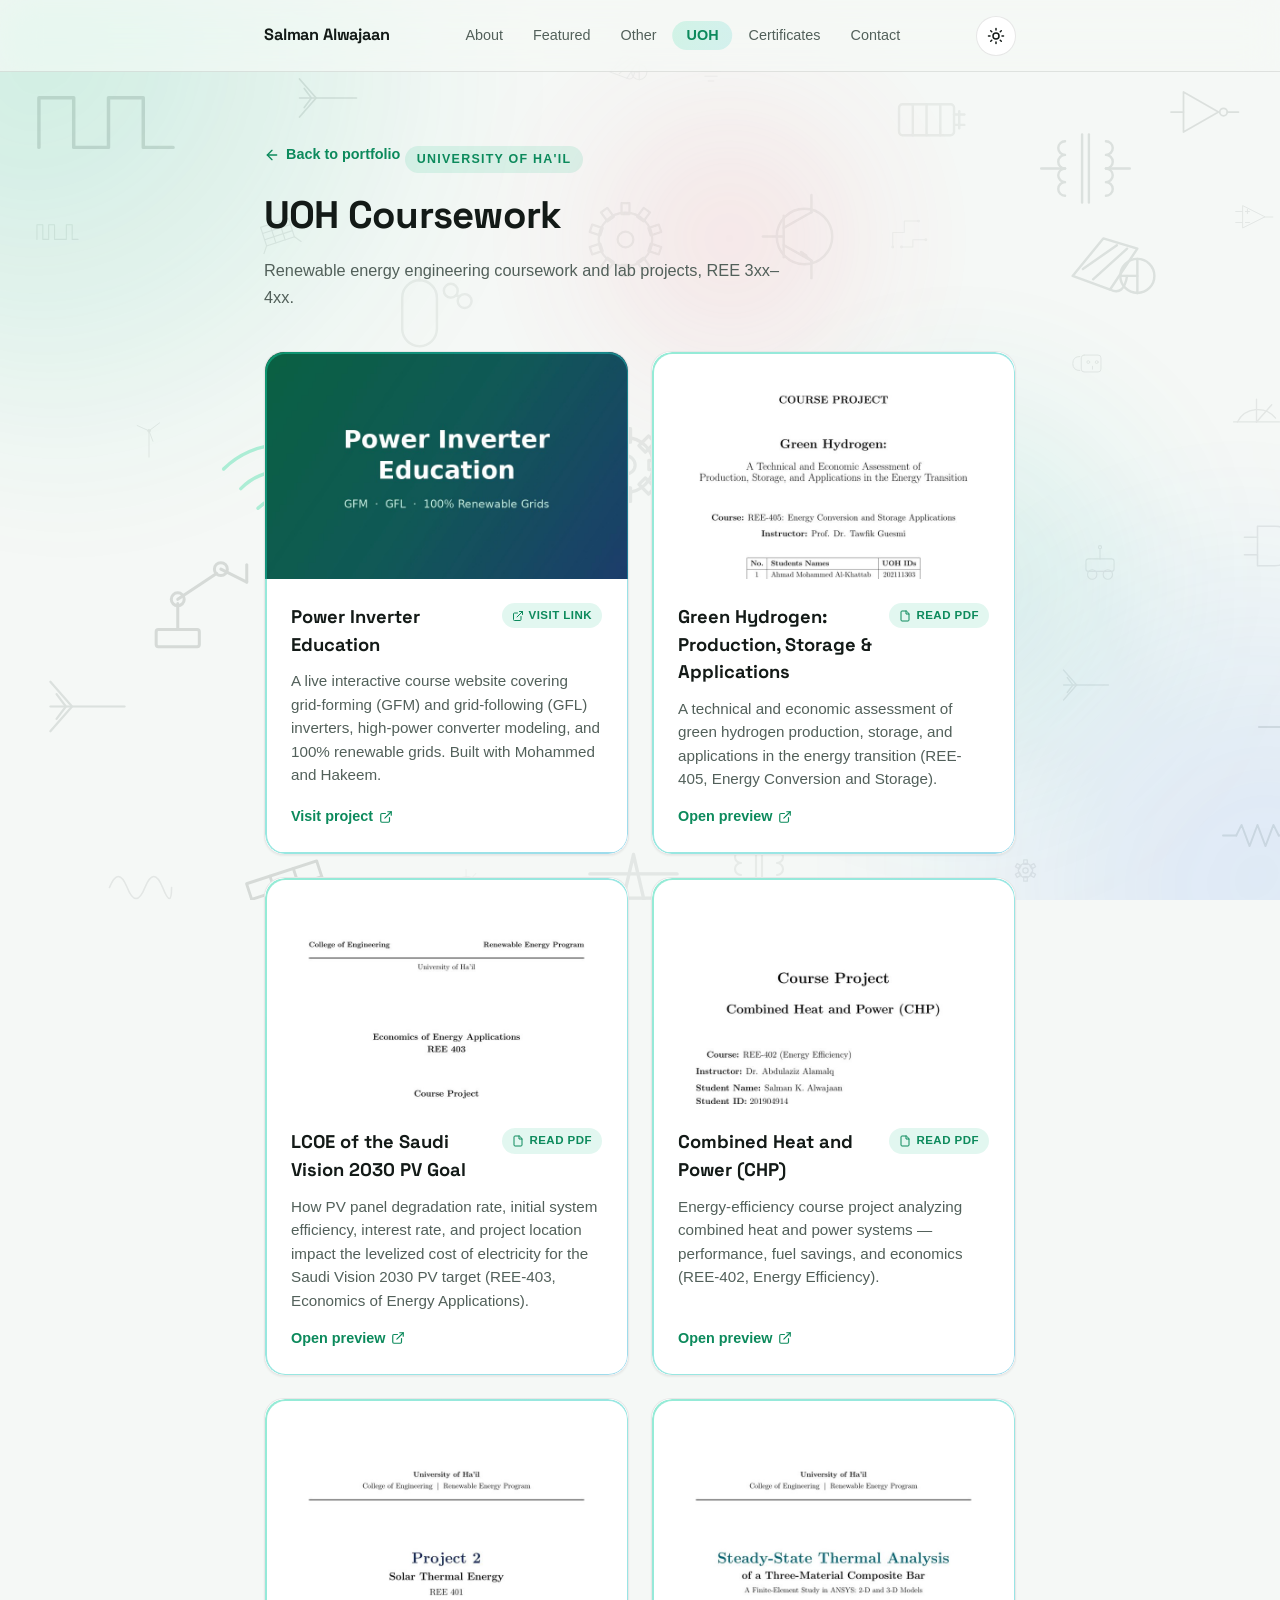
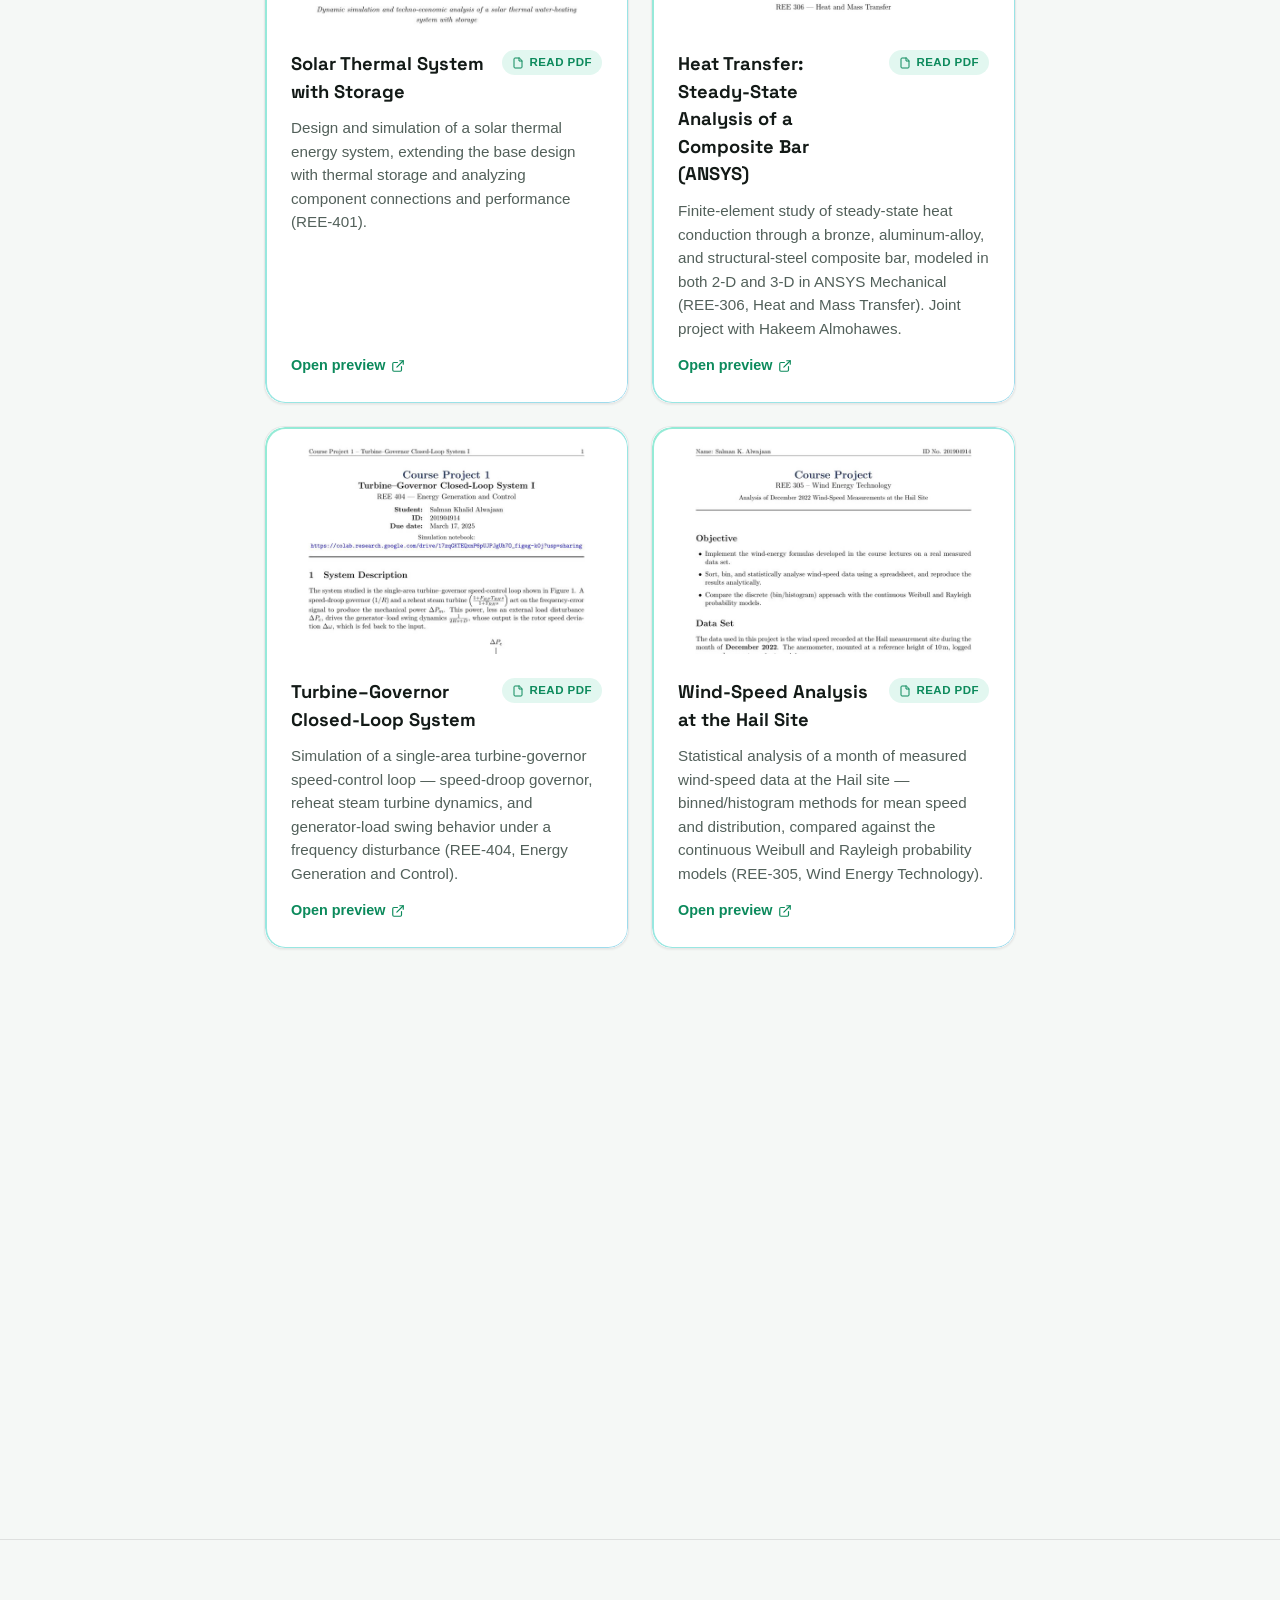
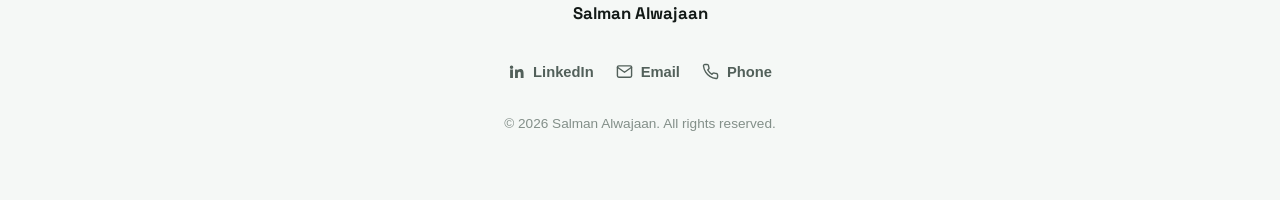
<file: uoh.html>
<!doctype html>
<html lang="en">
<head>
  <meta charset="UTF-8">
  <meta name="viewport" content="width=device-width, initial-scale=1">
  <title>UOH Coursework | Salman Alwajaan</title>
  <meta name="description" content="University of Ha'il renewable energy engineering coursework and lab projects by Salman Alwajaan.">

  <!-- Open Graph -->
  <meta property="og:type" content="website">
  <meta property="og:title" content="UOH Coursework | Salman Alwajaan">
  <meta property="og:description" content="University of Ha'il renewable energy engineering coursework and lab projects by Salman Alwajaan.">
  <meta property="og:image" content="assets/og-image.jpg">

  <!-- Twitter -->
  <meta name="twitter:card" content="summary_large_image">
  <meta name="twitter:title" content="UOH Coursework | Salman Alwajaan">
  <meta name="twitter:description" content="University of Ha'il renewable energy engineering coursework and lab projects by Salman Alwajaan.">
  <meta name="twitter:image" content="assets/og-image.jpg">

  <link rel="icon" type="image/svg+xml" href="assets/favicon.svg">
  <link rel="icon" type="image/png" href="assets/favicon.png">

  <link rel="preconnect" href="https://fonts.googleapis.com">
  <link rel="preconnect" href="https://fonts.gstatic.com" crossorigin>
  <link rel="stylesheet" href="https://fonts.googleapis.com/css2?family=Space+Grotesk:wght@500;700;800&display=swap">

  <link rel="stylesheet" href="styles/main.css?v=3">
</head>
<body>
  <a class="skip-link" href="#main">Skip to content</a>

  <!-- ===========================================================
       Tech-field figure sprite: hand-authored line-art symbols,
       referenced with <use> by scripts/tech-field.js. Style
       reference only was the flat hero image — nothing here ships
       a raster. Safe to trim/extend; each figure is one <symbol>.
  =========================================================== -->
  <svg aria-hidden="true" focusable="false" style="position:absolute;width:0;height:0;overflow:hidden" width="0" height="0">
    <defs>
      <style>
        symbol .s { fill: none; stroke: currentColor; stroke-width: 1.4; stroke-linecap: round; stroke-linejoin: round; vector-effect: non-scaling-stroke; }
        symbol .dot { fill: currentColor; stroke: none; }
      </style>

      <!-- Energy -->
      <symbol id="tech-solar-panel-1" viewBox="0 0 64 64">
        <g class="s" transform="rotate(-18 32 34)">
          <rect x="14" y="20" width="36" height="24"/>
          <line x1="26" y1="20" x2="26" y2="44"/>
          <line x1="38" y1="20" x2="38" y2="44"/>
          <line x1="14" y1="28" x2="50" y2="28"/>
          <line x1="14" y1="36" x2="50" y2="36"/>
          <line x1="14" y1="44" x2="8" y2="52"/>
          <line x1="50" y1="44" x2="56" y2="52"/>
        </g>
      </symbol>
      <symbol id="tech-sun-rays" viewBox="0 0 64 64">
        <g class="s">
          <circle cx="20" cy="18" r="8"/>
          <line x1="14" y1="30" x2="12" y2="38"/>
          <line x1="20" y1="32" x2="20" y2="42"/>
          <line x1="26" y1="30" x2="28" y2="38"/>
          <path d="M9 35 L12 39 L15 35"/>
          <path d="M17 39 L20 43 L23 39"/>
          <path d="M25 35 L28 39 L31 35"/>
        </g>
      </symbol>
      <symbol id="tech-pylon" viewBox="0 0 64 64">
        <g class="s">
          <path d="M32 6 L20 58 M32 6 L44 58"/>
          <line x1="14" y1="14" x2="50" y2="14"/>
          <line x1="20" y1="24" x2="44" y2="24"/>
          <line x1="18" y1="36" x2="46" y2="36"/>
          <line x1="16" y1="48" x2="48" y2="48"/>
        </g>
      </symbol>
      <symbol id="tech-power-lines" viewBox="0 0 64 64">
        <g class="s">
          <line x1="8" y1="14" x2="8" y2="50"/>
          <line x1="56" y1="14" x2="56" y2="50"/>
          <path d="M8 20 Q32 38 56 20"/>
          <path d="M8 26 Q32 44 56 26"/>
          <path d="M8 32 Q32 50 56 32"/>
        </g>
      </symbol>
      <symbol id="tech-wind-turbine" viewBox="0 0 64 64">
        <g class="s">
          <line x1="32" y1="18" x2="32" y2="58"/>
          <circle cx="32" cy="18" r="2"/>
          <path d="M32 18 L14 10"/>
          <path d="M32 18 L48 6"/>
          <path d="M32 18 L38 34"/>
        </g>
      </symbol>
      <symbol id="tech-fixed-wing" viewBox="0 0 64 64">
        <g class="s">
          <line x1="8" y1="32" x2="56" y2="32"/>
          <path d="M8 16 L22 32 L8 48"/>
          <path d="M12 24 L18 32 L12 40"/>
        </g>
      </symbol>
      <symbol id="tech-battery" viewBox="0 0 64 64">
        <g class="s">
          <rect x="14" y="24" width="32" height="18" rx="2"/>
          <line x1="46" y1="30" x2="52" y2="30"/>
          <line x1="46" y1="36" x2="52" y2="36"/>
          <line x1="49" y1="28" x2="49" y2="38"/>
          <line x1="22" y1="24" x2="22" y2="42"/>
          <line x1="30" y1="24" x2="30" y2="42"/>
          <line x1="38" y1="24" x2="38" y2="42"/>
        </g>
      </symbol>
      <symbol id="tech-solar-thermal" viewBox="0 0 64 64">
        <g class="s">
          <path d="M8 34 L26 12 L46 18 L30 42 Z"/>
          <line x1="14" y1="30" x2="34" y2="16"/>
          <line x1="20" y1="36" x2="40" y2="18"/>
          <circle cx="46" cy="34" r="10"/>
          <line x1="36" y1="34" x2="46" y2="34"/>
          <line x1="46" y1="24" x2="46" y2="44"/>
          <path d="M30 42 Q38 46 40 34"/>
        </g>
      </symbol>
      <symbol id="tech-heat-exchanger" viewBox="0 0 64 64">
        <g class="s">
          <line x1="10" y1="18" x2="54" y2="18"/>
          <line x1="14" y1="18" x2="14" y2="40"/>
          <line x1="20" y1="18" x2="20" y2="40"/>
          <line x1="26" y1="18" x2="26" y2="40"/>
          <line x1="32" y1="18" x2="32" y2="40"/>
          <line x1="38" y1="18" x2="38" y2="40"/>
          <line x1="44" y1="18" x2="44" y2="40"/>
          <line x1="50" y1="18" x2="50" y2="40"/>
        </g>
      </symbol>

      <!-- Circuits -->
      <symbol id="tech-ac-source" viewBox="0 0 64 64">
        <g class="s">
          <circle cx="32" cy="32" r="14"/>
          <path d="M24 32 Q28 24 32 32 T40 32"/>
        </g>
      </symbol>
      <symbol id="tech-resistor" viewBox="0 0 64 64">
        <g class="s">
          <line x1="6" y1="32" x2="16" y2="32"/>
          <path d="M16 32 L20 24 L26 40 L32 24 L38 40 L44 24 L48 32"/>
          <line x1="48" y1="32" x2="58" y2="32"/>
        </g>
      </symbol>
      <symbol id="tech-capacitor" viewBox="0 0 64 64">
        <g class="s">
          <line x1="6" y1="32" x2="28" y2="32"/>
          <line x1="28" y1="16" x2="28" y2="48"/>
          <line x1="36" y1="16" x2="36" y2="48"/>
          <line x1="36" y1="32" x2="58" y2="32"/>
        </g>
      </symbol>
      <symbol id="tech-inductor" viewBox="0 0 64 64">
        <g class="s">
          <line x1="4" y1="32" x2="12" y2="32"/>
          <path d="M12 32 a5 8 0 0 1 10 0 a5 8 0 0 1 10 0 a5 8 0 0 1 10 0 a5 8 0 0 1 10 0"/>
          <line x1="52" y1="32" x2="60" y2="32"/>
        </g>
      </symbol>
      <symbol id="tech-ground" viewBox="0 0 64 64">
        <g class="s">
          <line x1="32" y1="10" x2="32" y2="34"/>
          <line x1="18" y1="34" x2="46" y2="34"/>
          <line x1="23" y1="41" x2="41" y2="41"/>
          <line x1="28" y1="48" x2="36" y2="48"/>
        </g>
      </symbol>
      <symbol id="tech-transformer" viewBox="0 0 64 64">
        <g class="s">
          <path d="M20 16 a4 4 0 0 0 0 8 a4 4 0 0 0 0 8 a4 4 0 0 0 0 8 a4 4 0 0 0 0 8"/>
          <line x1="30" y1="12" x2="30" y2="52"/>
          <line x1="34" y1="12" x2="34" y2="52"/>
          <path d="M44 16 a4 4 0 0 1 0 8 a4 4 0 0 1 0 8 a4 4 0 0 1 0 8 a4 4 0 0 1 0 8"/>
          <line x1="6" y1="32" x2="20" y2="32"/>
          <line x1="44" y1="32" x2="58" y2="32"/>
        </g>
      </symbol>
      <symbol id="tech-diode" viewBox="0 0 64 64">
        <g class="s">
          <line x1="6" y1="32" x2="24" y2="32"/>
          <path d="M24 20 L24 44 L40 32 Z"/>
          <line x1="40" y1="20" x2="40" y2="44"/>
          <line x1="40" y1="32" x2="58" y2="32"/>
        </g>
      </symbol>
      <symbol id="tech-led" viewBox="0 0 64 64">
        <g class="s">
          <line x1="6" y1="36" x2="22" y2="36"/>
          <path d="M22 24 L22 48 L38 36 Z"/>
          <line x1="38" y1="24" x2="38" y2="48"/>
          <line x1="38" y1="36" x2="54" y2="36"/>
          <path d="M32 18 L38 12 M36 22 L43 16"/>
        </g>
      </symbol>
      <symbol id="tech-transistor" viewBox="0 0 64 64">
        <g class="s">
          <circle cx="32" cy="32" r="16"/>
          <line x1="20" y1="20" x2="20" y2="44"/>
          <line x1="8" y1="32" x2="20" y2="32"/>
          <line x1="20" y1="27" x2="36" y2="18"/>
          <line x1="20" y1="37" x2="36" y2="46"/>
          <line x1="36" y1="18" x2="36" y2="8"/>
          <line x1="36" y1="46" x2="36" y2="56"/>
          <line x1="30" y1="41" x2="36" y2="46"/>
          <line x1="33" y1="43" x2="30" y2="41"/>
        </g>
      </symbol>
      <symbol id="tech-opamp" viewBox="0 0 64 64">
        <g class="s">
          <path d="M14 16 L14 48 L46 32 Z"/>
          <line x1="4" y1="24" x2="14" y2="24"/>
          <line x1="4" y1="40" x2="14" y2="40"/>
          <line x1="46" y1="32" x2="58" y2="32"/>
          <line x1="18" y1="24" x2="24" y2="24"/>
          <line x1="21" y1="21" x2="21" y2="27"/>
          <line x1="18" y1="40" x2="24" y2="40"/>
        </g>
      </symbol>
      <symbol id="tech-and-gate" viewBox="0 0 64 64">
        <g class="s">
          <path d="M16 14 L32 14 A18 18 0 0 1 32 50 L16 50 Z"/>
          <line x1="4" y1="24" x2="16" y2="24"/>
          <line x1="4" y1="40" x2="16" y2="40"/>
          <line x1="50" y1="32" x2="60" y2="32"/>
        </g>
      </symbol>
      <symbol id="tech-or-gate" viewBox="0 0 64 64">
        <g class="s">
          <path d="M12 14 Q28 14 40 32 Q28 50 12 50 Q20 32 12 14 Z"/>
          <line x1="2" y1="24" x2="14" y2="24"/>
          <line x1="2" y1="40" x2="14" y2="40"/>
          <line x1="40" y1="32" x2="56" y2="32"/>
        </g>
      </symbol>
      <symbol id="tech-not-gate" viewBox="0 0 64 64">
        <g class="s">
          <path d="M14 16 L14 48 L42 32 Z"/>
          <circle cx="46" cy="32" r="3"/>
          <line x1="4" y1="32" x2="14" y2="32"/>
          <line x1="49" y1="32" x2="58" y2="32"/>
        </g>
      </symbol>
      <symbol id="tech-ic-chip" viewBox="0 0 64 64">
        <g class="s">
          <rect x="20" y="14" width="24" height="36" rx="2"/>
          <path d="M27 14 a5 4 0 0 0 10 0"/>
          <line x1="8" y1="20" x2="20" y2="20"/>
          <line x1="8" y1="28" x2="20" y2="28"/>
          <line x1="8" y1="36" x2="20" y2="36"/>
          <line x1="8" y1="44" x2="20" y2="44"/>
          <line x1="44" y1="20" x2="56" y2="20"/>
          <line x1="44" y1="28" x2="56" y2="28"/>
          <line x1="44" y1="36" x2="56" y2="36"/>
          <line x1="44" y1="44" x2="56" y2="44"/>
        </g>
      </symbol>
      <symbol id="tech-pcb-trace" viewBox="0 0 64 64">
        <g class="s">
          <path d="M8 50 L8 30 L24 30 L24 14 L44 14"/>
          <path d="M20 50 L36 50 L36 40 L54 40"/>
          <circle class="dot" cx="8" cy="50" r="2"/>
          <circle class="dot" cx="44" cy="14" r="2"/>
          <circle class="dot" cx="20" cy="50" r="2"/>
          <circle class="dot" cx="54" cy="40" r="2"/>
        </g>
      </symbol>

      <!-- Mechanical & control -->
      <symbol id="tech-gear-small" viewBox="0 0 64 64">
        <g class="s">
          <circle cx="32" cy="32" r="8"/>
          <circle cx="32" cy="32" r="3"/>
          <g transform="rotate(0 32 32)"><rect x="30" y="20" width="4" height="5"/></g>
          <g transform="rotate(60 32 32)"><rect x="30" y="20" width="4" height="5"/></g>
          <g transform="rotate(120 32 32)"><rect x="30" y="20" width="4" height="5"/></g>
          <g transform="rotate(180 32 32)"><rect x="30" y="20" width="4" height="5"/></g>
          <g transform="rotate(240 32 32)"><rect x="30" y="20" width="4" height="5"/></g>
          <g transform="rotate(300 32 32)"><rect x="30" y="20" width="4" height="5"/></g>
        </g>
      </symbol>
      <symbol id="tech-gear-medium" viewBox="0 0 64 64">
        <g class="s">
          <circle cx="32" cy="32" r="12"/>
          <circle cx="32" cy="32" r="4"/>
          <g transform="rotate(0 32 32)"><rect x="30" y="16" width="4" height="6"/></g>
          <g transform="rotate(45 32 32)"><rect x="30" y="16" width="4" height="6"/></g>
          <g transform="rotate(90 32 32)"><rect x="30" y="16" width="4" height="6"/></g>
          <g transform="rotate(135 32 32)"><rect x="30" y="16" width="4" height="6"/></g>
          <g transform="rotate(180 32 32)"><rect x="30" y="16" width="4" height="6"/></g>
          <g transform="rotate(225 32 32)"><rect x="30" y="16" width="4" height="6"/></g>
          <g transform="rotate(270 32 32)"><rect x="30" y="16" width="4" height="6"/></g>
          <g transform="rotate(315 32 32)"><rect x="30" y="16" width="4" height="6"/></g>
        </g>
      </symbol>
      <symbol id="tech-gear-large" viewBox="0 0 64 64">
        <g class="s">
          <circle cx="32" cy="32" r="17"/>
          <circle cx="32" cy="32" r="5"/>
          <g transform="rotate(0 32 32)"><rect x="29.5" y="9" width="5" height="7"/></g>
          <g transform="rotate(36 32 32)"><rect x="29.5" y="9" width="5" height="7"/></g>
          <g transform="rotate(72 32 32)"><rect x="29.5" y="9" width="5" height="7"/></g>
          <g transform="rotate(108 32 32)"><rect x="29.5" y="9" width="5" height="7"/></g>
          <g transform="rotate(144 32 32)"><rect x="29.5" y="9" width="5" height="7"/></g>
          <g transform="rotate(180 32 32)"><rect x="29.5" y="9" width="5" height="7"/></g>
          <g transform="rotate(216 32 32)"><rect x="29.5" y="9" width="5" height="7"/></g>
          <g transform="rotate(252 32 32)"><rect x="29.5" y="9" width="5" height="7"/></g>
          <g transform="rotate(288 32 32)"><rect x="29.5" y="9" width="5" height="7"/></g>
          <g transform="rotate(324 32 32)"><rect x="29.5" y="9" width="5" height="7"/></g>
        </g>
      </symbol>
      <symbol id="tech-robot-arm" viewBox="0 0 64 64">
        <g class="s">
          <rect x="14" y="48" width="20" height="8" rx="1"/>
          <line x1="24" y1="48" x2="24" y2="36"/>
          <circle cx="24" cy="34" r="3"/>
          <line x1="24" y1="34" x2="42" y2="22"/>
          <circle cx="44" cy="20" r="3"/>
          <line x1="44" y1="20" x2="56" y2="26"/>
          <line x1="56" y1="26" x2="56" y2="18"/>
        </g>
      </symbol>
      <symbol id="tech-rover" viewBox="0 0 64 64">
        <g class="s">
          <rect x="14" y="28" width="36" height="16" rx="3"/>
          <circle cx="22" cy="48" r="6"/>
          <circle cx="42" cy="48" r="6"/>
          <line x1="32" y1="28" x2="32" y2="16"/>
          <circle cx="32" cy="13" r="2"/>
        </g>
      </symbol>
      <symbol id="tech-gauge" viewBox="0 0 64 64">
        <g class="s">
          <circle cx="32" cy="32" r="18"/>
          <line x1="32" y1="32" x2="42" y2="20"/>
          <line x1="32" y1="16" x2="32" y2="20"/>
          <line x1="16" y1="32" x2="20" y2="32"/>
          <line x1="48" y1="32" x2="44" y2="32"/>
          <line x1="20" y1="20" x2="23" y2="23"/>
          <line x1="44" y1="20" x2="41" y2="23"/>
        </g>
      </symbol>
      <symbol id="tech-protractor-arc" viewBox="0 0 64 64">
        <g class="s">
          <path d="M12 44 A24 24 0 0 1 52 40"/>
          <line x1="32" y1="44" x2="32" y2="20"/>
          <line x1="32" y1="44" x2="48" y2="26"/>
          <line x1="8" y1="44" x2="56" y2="44"/>
        </g>
      </symbol>
      <symbol id="tech-control-block" viewBox="0 0 64 64">
        <g class="s">
          <circle cx="14" cy="32" r="5"/>
          <line x1="7" y1="27" x2="11" y2="30"/>
          <line x1="7" y1="37" x2="11" y2="34"/>
          <line x1="19" y1="32" x2="28" y2="32"/>
          <rect x="28" y="22" width="20" height="20"/>
          <line x1="48" y1="32" x2="58" y2="32"/>
          <path d="M54 28 L58 32 L54 36"/>
        </g>
      </symbol>

      <!-- Renewable energy -->
      <symbol id="tech-hydrogen-tank" viewBox="0 0 64 64">
        <g class="s">
          <rect x="18" y="14" width="20" height="38" rx="10"/>
          <line x1="28" y1="8" x2="28" y2="14"/>
          <circle cx="46" cy="20" r="4"/>
          <circle cx="54" cy="26" r="4"/>
          <line x1="49" y1="23" x2="51" y2="23"/>
        </g>
      </symbol>
      <symbol id="tech-ev-charger" viewBox="0 0 64 64">
        <g class="s">
          <path d="M20 20 h20 a4 4 0 0 1 4 4 v16 a4 4 0 0 1 -4 4 h-20 a4 4 0 0 1 -4 -4 v-16 a4 4 0 0 1 4 -4 Z"/>
          <circle cx="26" cy="30" r="2"/>
          <circle cx="38" cy="30" r="2"/>
          <line x1="32" y1="36" x2="32" y2="40"/>
          <path d="M14 22 Q4 22 4 32 Q4 42 14 42"/>
        </g>
      </symbol>
      <symbol id="tech-inverter" viewBox="0 0 64 64">
        <g class="s">
          <rect x="20" y="20" width="24" height="24"/>
          <line x1="6" y1="32" x2="20" y2="32"/>
          <path d="M44 32 Q48 24 52 32 T60 32"/>
          <line x1="26" y1="32" x2="38" y2="32"/>
        </g>
      </symbol>
      <symbol id="tech-smart-meter" viewBox="0 0 64 64">
        <g class="s">
          <rect x="16" y="12" width="32" height="40" rx="4"/>
          <circle cx="32" cy="30" r="10"/>
          <line x1="32" y1="30" x2="38" y2="24"/>
          <line x1="20" y1="46" x2="44" y2="46"/>
        </g>
      </symbol>

      <!-- Signals -->
      <symbol id="tech-sine-wave" viewBox="0 0 64 64">
        <g class="s">
          <path d="M4 32 Q12 12 20 32 T36 32 T52 32 T60 32"/>
        </g>
      </symbol>
      <symbol id="tech-square-wave" viewBox="0 0 64 64">
        <g class="s">
          <path d="M4 40 L4 20 L18 20 L18 40 L32 40 L32 20 L46 20 L46 40 L58 40"/>
        </g>
      </symbol>
      <symbol id="tech-pulse-train" viewBox="0 0 64 64">
        <g class="s">
          <path d="M4 40 L4 20 L12 20 L12 40 L20 40 L20 20 L28 20 L28 40 L44 40 L44 20 L52 20 L52 40 L60 40"/>
        </g>
      </symbol>
      <symbol id="tech-wifi-arcs" viewBox="0 0 64 64">
        <g class="s">
          <circle class="dot" cx="32" cy="46" r="2.5"/>
          <path d="M22 38 A14 14 0 0 1 42 38"/>
          <path d="M15 30 A24 24 0 0 1 49 30"/>
          <path d="M8 22 A34 34 0 0 1 56 22"/>
        </g>
      </symbol>
      <symbol id="tech-dashed-path" viewBox="0 0 64 64">
        <g class="s">
          <path d="M6 46 Q30 10 58 22" stroke-dasharray="4 5"/>
          <circle class="dot" cx="6" cy="46" r="2"/>
          <circle class="dot" cx="58" cy="22" r="2"/>
        </g>
      </symbol>
    </defs>
  </svg>

  <div class="tech-field" id="tech-field" aria-hidden="true"></div>

  <div class="bg-blobs" aria-hidden="true">
    <span class="blob blob-1"></span>
    <span class="blob blob-2"></span>
    <span class="blob blob-3"></span>
    <span class="blob blob-4"></span>
  </div>

  <nav class="site-nav" aria-label="Primary">
    <div class="site-nav-inner">
      <a class="nav-brand" href="index.html">Salman Alwajaan</a>
      <ul class="nav-links">
        <span class="nav-indicator" aria-hidden="true"></span>
        <li><a class="nav-link" href="index.html#about">About</a></li>
        <li><a class="nav-link" href="index.html#featured">Featured</a></li>
        <li><a class="nav-link" href="index.html#other">Other</a></li>
        <li><a class="nav-link" href="#uoh">UOH</a></li>
        <li><a class="nav-link" href="index.html#certificates">Certificates</a></li>
        <li><a class="nav-link" href="index.html#contact">Contact</a></li>
      </ul>
      <div class="nav-right">
        <button id="theme-toggle" class="theme-toggle" type="button" aria-label="Toggle dark mode">
          <svg class="icon-sun" viewBox="0 0 24 24" fill="none" stroke="currentColor" stroke-width="2" stroke-linecap="round" stroke-linejoin="round" aria-hidden="true">
            <circle cx="12" cy="12" r="4"/>
            <path d="M12 2v2M12 20v2M4.93 4.93l1.41 1.41M17.66 17.66l1.41 1.41M2 12h2M20 12h2M6.34 17.66l-1.41 1.41M19.07 4.93l-1.41 1.41"/>
          </svg>
          <svg class="icon-moon" viewBox="0 0 24 24" fill="none" stroke="currentColor" stroke-width="2" stroke-linecap="round" stroke-linejoin="round" aria-hidden="true">
            <path d="M21 12.79A9 9 0 1 1 11.21 3 7 7 0 0 0 21 12.79Z"/>
          </svg>
        </button>
      </div>
    </div>
  </nav>

  <main id="main">
    <section class="content-section" id="uoh" aria-labelledby="uoh-heading">
      <a class="back-link" href="index.html">
        <svg viewBox="0 0 24 24" fill="none" stroke="currentColor" stroke-width="2" stroke-linecap="round" stroke-linejoin="round" aria-hidden="true">
          <path d="m12 19-7-7 7-7"/><path d="M19 12H5"/>
        </svg>
        Back to portfolio
      </a>
      <p class="section-eyebrow">University of Ha'il</p>
      <h1 class="section-heading" id="uoh-heading">UOH Coursework</h1>
      <p class="section-lede">Renewable energy engineering coursework and lab projects, REE 3xx–4xx.</p>
      <div class="project-grid" id="uoh-grid">
        <p class="empty-state">Loading…</p>
      </div>
    </section>
  </main>

  <footer class="site-footer">
    <div class="footer-inner">
      <p class="footer-name">Salman Alwajaan</p>
      <div class="footer-links">
        <a class="footer-link" href="https://www.linkedin.com/in/salwajaan" target="_blank" rel="noopener noreferrer">
          <svg viewBox="0 0 24 24" fill="currentColor" aria-hidden="true">
            <path d="M4.98 3.5A2.5 2.5 0 1 1 5 8.5a2.5 2.5 0 0 1-.02-5ZM3 9h4v12H3V9Zm6.5 0h3.83v1.64h.05c.53-1 1.84-2.06 3.79-2.06 4.06 0 4.81 2.67 4.81 6.14V21h-4v-5.6c0-1.34-.02-3.06-1.87-3.06-1.87 0-2.16 1.46-2.16 2.96V21h-4V9Z"/>
          </svg>
          LinkedIn
        </a>
        <a class="footer-link" href="mailto:salman.k.alwajaan@gmail.com">
          <svg viewBox="0 0 24 24" fill="none" stroke="currentColor" stroke-width="2" stroke-linecap="round" stroke-linejoin="round" aria-hidden="true">
            <rect x="2" y="4" width="20" height="16" rx="2"/>
            <path d="m22 6-10 7L2 6"/>
          </svg>
          Email
        </a>
        <a class="footer-link" href="tel:+966532147726">
          <svg viewBox="0 0 24 24" fill="none" stroke="currentColor" stroke-width="2" stroke-linecap="round" stroke-linejoin="round" aria-hidden="true">
            <path d="M22 16.92v3a2 2 0 0 1-2.18 2 19.79 19.79 0 0 1-8.63-3.07 19.5 19.5 0 0 1-6-6 19.79 19.79 0 0 1-3.07-8.67A2 2 0 0 1 4.11 2h3a2 2 0 0 1 2 1.72c.127.96.361 1.903.7 2.81a2 2 0 0 1-.45 2.11L8.09 9.91a16 16 0 0 0 6 6l1.27-1.27a2 2 0 0 1 2.11-.45c.907.339 1.85.573 2.81.7A2 2 0 0 1 22 16.92Z"/>
          </svg>
          Phone
        </a>
      </div>
      <p class="footer-copy">&copy; <span id="copy-year">2026</span> Salman Alwajaan. All rights reserved.</p>
    </div>
  </footer>

  <button id="back-to-top" class="back-to-top" type="button" aria-label="Back to top">
    <svg viewBox="0 0 24 24" fill="none" stroke="currentColor" stroke-width="2" stroke-linecap="round" stroke-linejoin="round" aria-hidden="true">
      <path d="m18 15-6-6-6 6"/>
    </svg>
  </button>

  <dialog id="pdf-modal" class="pdf-modal" aria-labelledby="pdf-modal-title">
    <div class="pdf-modal-header">
      <h3 class="pdf-modal-title" id="pdf-modal-title">Project preview</h3>
      <div class="pdf-modal-actions">
        <a id="pdf-modal-open-link" class="pdf-modal-link" href="#" target="_blank" rel="noopener noreferrer">
          <svg viewBox="0 0 24 24" fill="none" stroke="currentColor" stroke-width="2" stroke-linecap="round" stroke-linejoin="round" aria-hidden="true">
            <path d="M18 13v6a2 2 0 0 1-2 2H5a2 2 0 0 1-2-2V8a2 2 0 0 1 2-2h6"/>
            <path d="M15 3h6v6"/><path d="M10 14 21 3"/>
          </svg>
          Open in new tab
        </a>
        <button id="pdf-modal-close" class="pdf-modal-close" type="button" aria-label="Close preview">
          <svg viewBox="0 0 24 24" fill="none" stroke="currentColor" stroke-width="2" stroke-linecap="round" stroke-linejoin="round" aria-hidden="true">
            <path d="M18 6 6 18M6 6l12 12"/>
          </svg>
        </button>
      </div>
    </div>
    <iframe id="pdf-modal-frame" class="pdf-modal-frame" title="PDF preview"></iframe>
  </dialog>

  <script src="scripts/tech-field.js?v=3"></script>
  <script src="scripts/main.js?v=3"></script>
  <script>document.getElementById("copy-year").textContent = new Date().getFullYear();</script>
</body>
</html>
</file>
<file: styles/main.css>
/* ---------------------------------------------------------
   Design tokens
   Bold, colorful, alive: a signature emerald -> teal -> blue
   brand gradient (never purple-to-blue "AI gradient" default),
   one warm coral pop accent for contrast, dark-first with an
   equally crafted light mode.
--------------------------------------------------------- */
:root {
  color-scheme: dark;

  --bg: #0a0f0d;
  --bg-elevated: #121917;
  --bg-elevated-2: #161f1c;
  --bg-inset: #0e1513;
  --text: #f3f6f4;
  --text-muted: #aab5b0;
  --text-faint: #75827c;
  --border: rgba(255, 255, 255, 0.09);
  --border-strong: rgba(255, 255, 255, 0.18);

  --grad-1: #10d992;
  --grad-2: #1fc6c6;
  --grad-3: #3b82f6;
  --pop: #fb7185;

  --brand-gradient: linear-gradient(120deg, var(--grad-1) 0%, var(--grad-2) 50%, var(--grad-3) 100%);
  --brand-gradient-soft: linear-gradient(120deg, rgba(16, 217, 146, 0.16), rgba(31, 198, 198, 0.16), rgba(59, 130, 246, 0.16));

  --accent: var(--grad-1);
  --accent-strong: #35f0ab;
  --accent-tint: rgba(16, 217, 146, 0.14);
  --focus-ring: #35f0ab;

  --glow-1: rgba(16, 217, 146, 0.32);
  --glow-2: rgba(31, 198, 198, 0.28);
  --glow-3: rgba(59, 130, 246, 0.26);

  --shadow-sm: 0 1px 2px rgba(0, 0, 0, 0.35);
  --shadow-md: 0 10px 24px rgba(0, 0, 0, 0.4), 0 2px 6px rgba(0, 0, 0, 0.3);
  --shadow-lg: 0 24px 55px rgba(0, 0, 0, 0.48), 0 6px 16px rgba(0, 0, 0, 0.34);
  --shadow-glow: 0 24px 60px -12px var(--glow-1), 0 12px 34px -10px var(--glow-3);

  --radius-sm: 12px;
  --radius-md: 20px;
  --radius-lg: 26px;
  --radius-pill: 999px;

  --nav-height: 72px;
  --ease-out: cubic-bezier(0.16, 1, 0.3, 1);
  --ease-spring: cubic-bezier(0.34, 1.56, 0.64, 1);
  --ease-inout: cubic-bezier(0.65, 0, 0.35, 1);

  --font-display: "Space Grotesk", -apple-system, BlinkMacSystemFont, "Segoe UI", sans-serif;
}

:root[data-theme="light"] {
  color-scheme: light;

  --bg: #f5f8f6;
  --bg-elevated: #ffffff;
  --bg-elevated-2: #eef3f0;
  --bg-inset: #eaf0ed;
  --text: #131a17;
  --text-muted: #52605a;
  --text-faint: #838f89;
  --border: rgba(19, 26, 23, 0.1);
  --border-strong: rgba(19, 26, 23, 0.18);

  --accent-strong: #0c8a5c;
  --accent-tint: rgba(16, 185, 129, 0.12);
  --focus-ring: #0c8a5c;

  --glow-1: rgba(16, 185, 129, 0.22);
  --glow-2: rgba(20, 184, 166, 0.2);
  --glow-3: rgba(59, 130, 246, 0.18);

  --shadow-sm: 0 1px 2px rgba(20, 30, 25, 0.06);
  --shadow-md: 0 10px 24px rgba(20, 30, 25, 0.08), 0 2px 6px rgba(20, 30, 25, 0.05);
  --shadow-lg: 0 24px 55px rgba(20, 30, 25, 0.12), 0 6px 16px rgba(20, 30, 25, 0.07);
  --shadow-glow: 0 24px 60px -14px var(--glow-1), 0 12px 34px -12px var(--glow-3);
}

@media (prefers-color-scheme: light) {
  :root:not([data-theme="dark"]) {
    color-scheme: light;

    --bg: #f5f8f6;
    --bg-elevated: #ffffff;
    --bg-elevated-2: #eef3f0;
    --bg-inset: #eaf0ed;
    --text: #131a17;
    --text-muted: #52605a;
    --text-faint: #838f89;
    --border: rgba(19, 26, 23, 0.1);
    --border-strong: rgba(19, 26, 23, 0.18);

    --accent-strong: #0c8a5c;
    --accent-tint: rgba(16, 185, 129, 0.12);
    --focus-ring: #0c8a5c;

    --glow-1: rgba(16, 185, 129, 0.22);
    --glow-2: rgba(20, 184, 166, 0.2);
    --glow-3: rgba(59, 130, 246, 0.18);

    --shadow-sm: 0 1px 2px rgba(20, 30, 25, 0.06);
    --shadow-md: 0 10px 24px rgba(20, 30, 25, 0.08), 0 2px 6px rgba(20, 30, 25, 0.05);
    --shadow-lg: 0 24px 55px rgba(20, 30, 25, 0.12), 0 6px 16px rgba(20, 30, 25, 0.07);
    --shadow-glow: 0 24px 60px -14px var(--glow-1), 0 12px 34px -12px var(--glow-3);
  }
}

/* ---------------------------------------------------------
   Reset & base
--------------------------------------------------------- */
* {
  box-sizing: border-box;
}

html {
  -webkit-text-size-adjust: 100%;
  scroll-behavior: smooth;
}

@media (prefers-reduced-motion: reduce) {
  html {
    scroll-behavior: auto;
  }
}

body {
  margin: 0;
  min-height: 100dvh;
  background: var(--bg);
  color: var(--text);
  font-family: -apple-system, BlinkMacSystemFont, "Segoe UI", Roboto, "Helvetica Neue", Arial, sans-serif;
  line-height: 1.5;
  font-size: 16px;
  -webkit-font-smoothing: antialiased;
  transition: background-color 0.3s ease, color 0.3s ease;
  overflow-x: hidden;
}

img {
  max-width: 100%;
  display: block;
}

a {
  color: inherit;
}

::selection {
  background: var(--grad-1);
  color: #06150f;
}

:focus-visible {
  outline: 2px solid var(--focus-ring);
  outline-offset: 3px;
  border-radius: 4px;
}

.wrap {
  max-width: 800px;
  margin: 0 auto;
  padding: 0 24px;
}

.visually-hidden {
  position: absolute;
  width: 1px;
  height: 1px;
  padding: 0;
  margin: -1px;
  overflow: hidden;
  clip: rect(0, 0, 0, 0);
  white-space: nowrap;
  border: 0;
}

.skip-link {
  position: absolute;
  top: -48px;
  left: 16px;
  background: var(--grad-1);
  color: #06150f;
  padding: 10px 16px;
  border-radius: var(--radius-sm);
  font-weight: 700;
  font-size: 0.9rem;
  z-index: 300;
  transition: top 0.2s var(--ease-out);
}

.skip-link:focus {
  top: 12px;
}

/* ---------------------------------------------------------
   Gradient text & shared brand utilities
--------------------------------------------------------- */
.gradient-text {
  background: var(--brand-gradient);
  background-size: 200% 200%;
  -webkit-background-clip: text;
  background-clip: text;
  color: transparent;
  animation: gradient-flow 8s ease-in-out infinite;
}

@keyframes gradient-flow {
  0%, 100% { background-position: 0% 50%; }
  50% { background-position: 100% 50%; }
}

@media (prefers-reduced-motion: reduce) {
  .gradient-text {
    animation: none;
    background-position: 30% 50%;
  }
}

/* ---------------------------------------------------------
   Animated background blobs (decorative, behind everything)
--------------------------------------------------------- */
.bg-blobs {
  position: fixed;
  inset: 0;
  overflow: hidden;
  z-index: -1;
  pointer-events: none;
  opacity: 0.85; /* dimmed slightly so the tech-field figures don't fight it */
}

.blob {
  position: absolute;
  border-radius: 50%;
  filter: blur(80px);
  will-change: transform;
}

.blob-1 {
  width: 54vw;
  height: 54vw;
  top: -18%;
  left: -14%;
  background: radial-gradient(circle at 30% 30%, var(--glow-1), transparent 70%);
  animation: blob-drift-1 28s var(--ease-inout) infinite;
}

.blob-2 {
  width: 48vw;
  height: 48vw;
  bottom: -20%;
  right: -14%;
  background: radial-gradient(circle at 70% 70%, var(--glow-3), transparent 70%);
  animation: blob-drift-2 34s var(--ease-inout) infinite;
}

.blob-3 {
  width: 38vw;
  height: 38vw;
  top: 38%;
  right: 6%;
  background: radial-gradient(circle at 50% 50%, var(--glow-2), transparent 70%);
  animation: blob-drift-3 24s var(--ease-inout) infinite;
}

.blob-4 {
  width: 26vw;
  height: 26vw;
  top: 8%;
  right: 30%;
  background: radial-gradient(circle at 50% 50%, var(--pop), transparent 72%);
  opacity: 0.28;
  animation: blob-drift-4 20s var(--ease-inout) infinite;
}

@keyframes blob-drift-1 {
  0%, 100% { transform: translate(0, 0) scale(1); }
  50% { transform: translate(6vw, 8vh) scale(1.14); }
}

@keyframes blob-drift-2 {
  0%, 100% { transform: translate(0, 0) scale(1); }
  50% { transform: translate(-7vw, -6vh) scale(1.1); }
}

@keyframes blob-drift-3 {
  0%, 100% { transform: translate(0, 0) scale(1); }
  50% { transform: translate(-5vw, 7vh) scale(1.18); }
}

@keyframes blob-drift-4 {
  0%, 100% { transform: translate(0, 0) scale(1); }
  50% { transform: translate(4vw, -5vh) scale(1.2); }
}

@media (prefers-reduced-motion: reduce) {
  .blob {
    animation: none !important;
    transform: none !important;
  }
}

@media (max-width: 700px) {
  .blob {
    filter: blur(60px);
  }
}

/* ---------------------------------------------------------
   Top nav
--------------------------------------------------------- */
.site-nav {
  position: sticky;
  top: 0;
  z-index: 100;
  height: var(--nav-height);
  display: flex;
  align-items: center;
  background: rgba(10, 15, 13, 0.6);
  backdrop-filter: blur(18px) saturate(180%);
  -webkit-backdrop-filter: blur(18px) saturate(180%);
  border-bottom: 1px solid var(--border);
  transition: background-color 0.3s ease, border-color 0.3s ease;
}

:root[data-theme="light"] .site-nav {
  background: rgba(245, 248, 246, 0.72);
}

@media (prefers-color-scheme: light) {
  :root:not([data-theme="dark"]) .site-nav {
    background: rgba(245, 248, 246, 0.72);
  }
}

.site-nav-inner {
  width: 100%;
  max-width: 800px;
  margin: 0 auto;
  padding: 0 24px;
  display: flex;
  align-items: center;
  justify-content: space-between;
  gap: 16px;
}

.nav-brand {
  font-family: var(--font-display);
  font-weight: 700;
  font-size: 1.02rem;
  text-decoration: none;
  color: var(--text);
  letter-spacing: -0.01em;
  white-space: nowrap;
  flex-shrink: 0;
}

.nav-links {
  position: relative;
  display: flex;
  align-items: center;
  gap: 2px;
  list-style: none;
  margin: 0;
  padding: 0;
  min-width: 0;
  overflow-x: auto;
  scrollbar-width: none;
  -ms-overflow-style: none;
  -webkit-overflow-scrolling: touch;
}

.nav-links::-webkit-scrollbar {
  display: none;
}

.nav-links li {
  flex-shrink: 0;
}

.nav-indicator {
  position: absolute;
  top: 4px;
  height: calc(100% - 8px);
  border-radius: var(--radius-pill);
  background: var(--brand-gradient);
  background-size: 200% 200%;
  opacity: 0.16;
  z-index: 0;
  width: 0;
  transform: translateX(0);
  transition: transform 0.45s var(--ease-out), width 0.45s var(--ease-out), opacity 0.3s ease;
  animation: gradient-flow 6s var(--ease-inout) infinite;
  pointer-events: none;
}

@media (prefers-reduced-motion: reduce) {
  .nav-indicator {
    animation: none;
    transition: opacity 0.2s ease;
  }
}

.nav-link {
  position: relative;
  z-index: 1;
  display: inline-block;
  padding: 8px 14px;
  border-radius: var(--radius-pill);
  font-size: 0.9rem;
  font-weight: 500;
  text-decoration: none;
  color: var(--text-muted);
  transition: color 0.2s ease;
}

.nav-link:hover {
  color: var(--text);
}

.nav-link.is-active {
  color: var(--accent-strong);
  font-weight: 700;
}

.nav-right {
  display: flex;
  align-items: center;
  gap: 8px;
  flex-shrink: 0;
}

.theme-toggle {
  display: inline-flex;
  align-items: center;
  justify-content: center;
  width: 40px;
  height: 40px;
  border-radius: 999px;
  border: 1px solid var(--border);
  background: var(--bg-elevated);
  color: var(--text);
  cursor: pointer;
  transition: transform 0.2s var(--ease-spring), border-color 0.2s ease, box-shadow 0.2s ease;
  flex-shrink: 0;
}

.theme-toggle:hover {
  border-color: var(--grad-1);
  box-shadow: 0 0 0 4px var(--accent-tint);
}

.theme-toggle:active {
  transform: scale(0.88) rotate(-8deg);
}

.theme-toggle svg {
  width: 18px;
  height: 18px;
}

.theme-toggle .icon-moon {
  display: none;
}

:root[data-theme="dark"] .theme-toggle .icon-sun {
  display: none;
}

:root[data-theme="dark"] .theme-toggle .icon-moon {
  display: block;
}

@media (prefers-color-scheme: dark) {
  :root:not([data-theme="light"]) .theme-toggle .icon-sun {
    display: none;
  }

  :root:not([data-theme="light"]) .theme-toggle .icon-moon {
    display: block;
  }
}

@media (max-width: 560px) {
  .nav-links {
    gap: 0;
  }

  .nav-link {
    padding: 8px 9px;
    font-size: 0.8rem;
  }

  .nav-brand {
    font-size: 0.9rem;
  }
}

/* ---------------------------------------------------------
   Hero
--------------------------------------------------------- */
.hero {
  padding: 56px 24px 64px;
  max-width: 860px;
  margin: 0 auto;
  text-align: center;
  position: relative;
}

.hero-card {
  position: relative;
  background: rgba(16, 23, 21, 0.7);
  border: 1px solid var(--border-strong);
  border-radius: var(--radius-lg);
  padding: 52px 40px 48px;
  backdrop-filter: blur(22px) saturate(160%);
  -webkit-backdrop-filter: blur(22px) saturate(160%);
  box-shadow: var(--shadow-lg);
}

.hero-card::before {
  content: "";
  position: absolute;
  inset: 0;
  border-radius: inherit;
  padding: 1.5px;
  background: var(--brand-gradient);
  background-size: 200% 200%;
  -webkit-mask: linear-gradient(#000 0 0) content-box, linear-gradient(#000 0 0);
  -webkit-mask-composite: xor;
  mask-composite: exclude;
  opacity: 0.55;
  animation: gradient-flow 8s var(--ease-inout) infinite;
  pointer-events: none;
}

:root[data-theme="light"] .hero-card {
  background: rgba(255, 255, 255, 0.78);
}

@media (prefers-color-scheme: light) {
  :root:not([data-theme="dark"]) .hero-card {
    background: rgba(255, 255, 255, 0.78);
  }
}

@media (prefers-reduced-motion: reduce) {
  .hero-card::before {
    animation: none;
  }
}

@media (max-width: 560px) {
  .hero-card {
    padding: 40px 22px 38px;
  }
}

.hero-photo-wrap {
  position: relative;
  width: 148px;
  height: 148px;
  margin: 0 auto 32px;
}

.hero-photo-wrap::before {
  content: "";
  position: absolute;
  inset: -10px;
  border-radius: 50%;
  background: var(--brand-gradient);
  background-size: 200% 200%;
  filter: blur(18px);
  opacity: 0.65;
  animation: gradient-flow 7s var(--ease-inout) infinite;
  z-index: 0;
}

.hero-photo {
  position: relative;
  z-index: 1;
  width: 148px;
  height: 148px;
  border-radius: 50%;
  object-fit: cover;
  border: 4px solid var(--bg-elevated);
  box-shadow: var(--shadow-lg);
  will-change: transform;
}

@media (prefers-reduced-motion: reduce) {
  .hero-photo-wrap::before {
    animation: none;
  }
}

.hero-name {
  font-family: var(--font-display);
  font-size: clamp(2.8rem, 8.5vw, 5rem);
  font-weight: 800;
  letter-spacing: -0.03em;
  line-height: 1.05;
  margin: 0 0 14px;
}

.hero-role {
  font-family: var(--font-display);
  font-size: clamp(1.3rem, 3.4vw, 1.7rem);
  font-weight: 700;
  letter-spacing: -0.01em;
  color: var(--text);
  margin: 0 auto 28px;
  line-height: 1.5;
  max-width: 46ch;
}

.hero-role-sep {
  display: inline-block;
  margin: 0 0.35em;
  color: var(--accent);
  font-weight: 800;
}

.hero-bio {
  color: var(--text-muted);
  max-width: 54ch;
  margin: 0 auto 36px;
  font-size: 1.04rem;
  line-height: 1.65;
}

.hero-actions {
  display: flex;
  flex-wrap: wrap;
  gap: 14px;
  justify-content: center;
  margin-bottom: 28px;
}

.hero-contact {
  display: flex;
  flex-wrap: wrap;
  gap: 20px;
  justify-content: center;
}

.hero-contact-link {
  display: inline-flex;
  align-items: center;
  gap: 7px;
  text-decoration: none;
  color: var(--text-muted);
  font-size: 0.92rem;
  font-weight: 500;
  transition: color 0.2s ease, transform 0.2s var(--ease-spring);
}

.hero-contact-link:hover {
  color: var(--accent-strong);
  transform: translateY(-1px);
}

.hero-contact-link svg {
  width: 16px;
  height: 16px;
  flex-shrink: 0;
}

/* Hero entrance stagger */
.hero-anim {
  opacity: 0;
  transform: translateY(24px) scale(0.96);
}

body.is-loaded .hero-anim {
  animation: hero-in 0.85s var(--ease-spring) forwards;
}

body.is-loaded .hero-photo-wrap.hero-anim { animation-delay: 0.02s; }
body.is-loaded .hero-name.hero-anim { animation-delay: 0.14s; }
body.is-loaded .hero-role.hero-anim { animation-delay: 0.24s; }
body.is-loaded .hero-bio.hero-anim { animation-delay: 0.32s; }
body.is-loaded .hero-actions.hero-anim { animation-delay: 0.48s; }
body.is-loaded .hero-contact.hero-anim { animation-delay: 0.56s; }

@keyframes hero-in {
  to {
    opacity: 1;
    transform: translateY(0) scale(1);
  }
}

@media (prefers-reduced-motion: reduce) {
  .hero-anim {
    opacity: 1;
    transform: none;
    animation: none !important;
  }
}

/* ---------------------------------------------------------
   Buttons
--------------------------------------------------------- */
.btn {
  display: inline-flex;
  align-items: center;
  gap: 8px;
  padding: 13px 24px;
  border-radius: var(--radius-pill);
  font-size: 0.96rem;
  font-weight: 700;
  text-decoration: none;
  white-space: nowrap;
  border: 1px solid transparent;
  cursor: pointer;
  transition: transform 0.25s var(--ease-spring), box-shadow 0.3s ease, background-position 0.5s ease, border-color 0.25s ease;
}

.btn svg {
  width: 18px;
  height: 18px;
  flex-shrink: 0;
}

.btn:hover {
  transform: translateY(-2px) scale(1.02);
}

.btn:active {
  transform: scale(0.95) translateY(0);
}

.btn-primary {
  background: var(--brand-gradient);
  background-size: 220% 100%;
  background-position: 0% 50%;
  color: #06150f;
  box-shadow: var(--shadow-glow);
}

.btn-primary:hover {
  background-position: 100% 50%;
  box-shadow: 0 26px 60px -10px var(--glow-1), 0 14px 34px -10px var(--glow-3);
}

.btn-secondary {
  background: var(--bg-elevated);
  color: var(--text);
  border-color: var(--border-strong);
  box-shadow: var(--shadow-sm);
}

.btn-secondary:hover {
  border-color: transparent;
  box-shadow: 0 0 0 2px var(--grad-2), var(--shadow-md);
}

@media (prefers-reduced-motion: reduce) {
  .btn {
    transition: box-shadow 0.2s ease, border-color 0.2s ease;
  }

  .btn:hover,
  .btn:active {
    transform: none;
  }
}

/* ---------------------------------------------------------
   Sections
--------------------------------------------------------- */
section.content-section {
  padding: 72px 24px;
  max-width: 800px;
  margin: 0 auto;
  scroll-margin-top: calc(var(--nav-height) + 12px);
  position: relative;
}

.section-eyebrow {
  display: inline-block;
  font-size: 0.78rem;
  font-weight: 700;
  color: var(--accent-strong);
  text-transform: uppercase;
  letter-spacing: 0.1em;
  margin: 0 0 10px;
  padding: 4px 12px;
  border-radius: var(--radius-pill);
  background: var(--accent-tint);
}

.section-heading {
  font-family: var(--font-display);
  font-size: clamp(1.8rem, 4.2vw, 2.4rem);
  font-weight: 800;
  letter-spacing: -0.02em;
  margin: 0 0 14px;
}

.section-lede {
  color: var(--text-muted);
  max-width: 60ch;
  margin: 0 0 40px;
  font-size: 1.02rem;
  line-height: 1.65;
}

/* ---------------------------------------------------------
   Scroll reveal (springy, via IntersectionObserver)
--------------------------------------------------------- */
.reveal {
  opacity: 0;
  transform: translateY(34px) scale(0.94);
  transition: opacity 0.7s var(--ease-spring), transform 0.7s var(--ease-spring);
  transition-delay: var(--reveal-delay, 0ms);
}

.reveal.is-visible {
  opacity: 1;
  transform: translateY(0) scale(1);
}

@media (prefers-reduced-motion: reduce) {
  .reveal {
    opacity: 1;
    transform: none;
    transition: none;
  }
}

/* ---------------------------------------------------------
   Project cards
--------------------------------------------------------- */
.project-grid {
  display: grid;
  grid-template-columns: 1fr;
  gap: 22px;
}

.project-card {
  position: relative;
  background: var(--bg-elevated);
  border: 1px solid var(--border);
  border-radius: var(--radius-md);
  overflow: hidden;
  display: flex;
  flex-direction: column;
  text-align: left;
  text-decoration: none;
  color: inherit;
  cursor: pointer;
  padding: 0;
  font: inherit;
  width: 100%;
  box-shadow: var(--shadow-sm);
  transition: transform 0.4s var(--ease-spring), box-shadow 0.4s var(--ease-out), border-color 0.4s ease;
}

.project-card::before {
  content: "";
  position: absolute;
  inset: 0;
  border-radius: inherit;
  padding: 1.5px;
  background: var(--brand-gradient);
  background-size: 200% 200%;
  background-position: 20% 50%;
  -webkit-mask: linear-gradient(#000 0 0) content-box, linear-gradient(#000 0 0);
  -webkit-mask-composite: xor;
  mask-composite: exclude;
  opacity: 0.45;
  transition: opacity 0.4s ease, background-position 1s ease;
  pointer-events: none;
  z-index: 2;
}

.project-card:hover,
.project-card:focus-visible {
  transform: translateY(-10px) scale(1.02);
  box-shadow: var(--shadow-glow);
  border-color: transparent;
}

.project-card:hover::before,
.project-card:focus-visible::before {
  opacity: 1;
  background-position: 100% 50%;
  animation: gradient-flow 4s var(--ease-inout) infinite;
}

@media (prefers-reduced-motion: reduce) {
  .project-card:hover::before,
  .project-card:focus-visible::before {
    animation: none;
  }
}

.project-card-image-wrap {
  width: 100%;
  aspect-ratio: 16 / 10;
  overflow: hidden;
  background: var(--accent-tint);
}

.project-card-image {
  width: 100%;
  height: 100%;
  object-fit: cover;
  transition: transform 0.6s var(--ease-out);
}

.project-card:hover .project-card-image,
.project-card:focus-visible .project-card-image {
  transform: scale(1.09);
}

.project-card-body {
  padding: 24px 26px 26px;
  display: flex;
  flex-direction: column;
  gap: 11px;
  flex: 1;
}

.project-card-top {
  display: flex;
  align-items: flex-start;
  justify-content: space-between;
  gap: 12px;
}

.project-card-title {
  font-family: var(--font-display);
  font-size: 1.15rem;
  font-weight: 700;
  margin: 0;
}

.project-card-badge {
  flex-shrink: 0;
  display: inline-flex;
  align-items: center;
  gap: 5px;
  font-size: 0.72rem;
  font-weight: 700;
  text-transform: uppercase;
  letter-spacing: 0.04em;
  color: var(--accent-strong);
  background: var(--accent-tint);
  padding: 4px 10px;
  border-radius: var(--radius-pill);
  white-space: nowrap;
}

.project-card-badge svg {
  width: 12px;
  height: 12px;
}

.project-card-desc {
  color: var(--text-muted);
  font-size: 0.95rem;
  line-height: 1.55;
  margin: 0;
  flex: 1;
}

.project-card-cta {
  align-self: flex-start;
  font-size: 0.9rem;
  font-weight: 700;
  color: var(--accent-strong);
  display: inline-flex;
  align-items: center;
  gap: 6px;
  margin-top: 4px;
}

.project-card-cta svg {
  width: 14px;
  height: 14px;
  transition: transform 0.3s var(--ease-spring);
}

.project-card:hover .project-card-cta svg,
.project-card:focus-visible .project-card-cta svg {
  transform: translate(3px, -3px);
}

@media (prefers-reduced-motion: reduce) {
  .project-card,
  .project-card-image,
  .project-card::before {
    transition: none;
  }

  .project-card:hover,
  .project-card:focus-visible {
    transform: none;
  }

  .project-card:hover .project-card-image,
  .project-card:focus-visible .project-card-image {
    transform: none;
  }
}

@media (min-width: 640px) {
  .project-grid {
    grid-template-columns: repeat(2, 1fr);
  }
}

/* Featured project: single card, never splits into the 2-col grid */
.project-grid.project-grid--featured {
  grid-template-columns: 1fr;
  max-width: 560px;
  margin: 0 auto;
}

/* Back link on standalone sub-pages (e.g. uoh.html) */
.back-link {
  display: inline-flex;
  align-items: center;
  gap: 6px;
  margin-bottom: 20px;
  font-size: 0.9rem;
  font-weight: 700;
  color: var(--accent-strong);
  text-decoration: none;
}

.back-link svg {
  width: 16px;
  height: 16px;
}

.back-link:hover {
  color: var(--text);
}

/* ---------------------------------------------------------
   Folder cards (multiple items in one card, e.g. Tuwaiq:
   a live-site link plus its write-up)
--------------------------------------------------------- */
.project-card-folder {
  cursor: default;
}

.project-card-folder-items {
  display: flex;
  flex-direction: column;
  gap: 8px;
  margin-top: 2px;
}

.folder-item {
  display: flex;
  align-items: center;
  gap: 10px;
  width: 100%;
  padding: 10px 14px;
  border-radius: var(--radius-sm);
  border: 1px solid var(--border);
  background: var(--bg-inset);
  color: var(--text);
  text-decoration: none;
  text-align: left;
  font-family: inherit;
  font-size: 0.88rem;
  font-weight: 600;
  cursor: pointer;
  transition: border-color 0.2s ease, background-color 0.2s ease, transform 0.2s var(--ease-spring);
}

.folder-item:hover,
.folder-item:focus-visible {
  border-color: var(--grad-1);
  background: var(--accent-tint);
  transform: translateX(2px);
}

.folder-item-icon {
  display: inline-flex;
  flex-shrink: 0;
  color: var(--accent-strong);
}

.folder-item-icon svg {
  width: 16px;
  height: 16px;
}

.folder-item-label {
  flex: 1;
}

.folder-item-cta {
  display: inline-flex;
  flex-shrink: 0;
  color: var(--text-faint);
}

.folder-item-cta svg {
  width: 13px;
  height: 13px;
}

@media (prefers-reduced-motion: reduce) {
  .folder-item {
    transition: border-color 0.2s ease, background-color 0.2s ease;
  }

  .folder-item:hover,
  .folder-item:focus-visible {
    transform: none;
  }
}

/* Certificate cards without a linked file/url: same visual
   language as project cards, minus the click affordance */
.project-card.is-static {
  cursor: default;
}

.project-card.is-static:hover,
.project-card.is-static:focus-visible {
  transform: none;
  box-shadow: var(--shadow-sm);
  border-color: var(--border);
}

/* ---------------------------------------------------------
   PDF preview modal
--------------------------------------------------------- */
.pdf-modal {
  border: none;
  border-radius: var(--radius-lg);
  padding: 0;
  width: min(920px, 92vw);
  height: min(820px, 86vh);
  background: var(--bg-elevated);
  color: var(--text);
  box-shadow: var(--shadow-glow);
}

.pdf-modal::backdrop {
  background: rgba(6, 10, 8, 0.6);
  backdrop-filter: blur(3px);
}

.pdf-modal[open] {
  display: flex;
  flex-direction: column;
  animation: modal-in 0.35s var(--ease-spring);
}

@keyframes modal-in {
  from {
    opacity: 0;
    transform: translateY(16px) scale(0.95);
  }

  to {
    opacity: 1;
    transform: translateY(0) scale(1);
  }
}

@media (prefers-reduced-motion: reduce) {
  .pdf-modal[open] {
    animation: none;
  }
}

.pdf-modal-header {
  display: flex;
  align-items: center;
  justify-content: space-between;
  gap: 12px;
  padding: 18px 22px;
  border-bottom: 1px solid var(--border);
  flex-shrink: 0;
  background: var(--brand-gradient-soft);
}

.pdf-modal-title {
  font-family: var(--font-display);
  font-size: 1.05rem;
  font-weight: 700;
  margin: 0;
  overflow: hidden;
  text-overflow: ellipsis;
  white-space: nowrap;
}

.pdf-modal-actions {
  display: flex;
  align-items: center;
  gap: 8px;
  flex-shrink: 0;
}

.pdf-modal-link {
  display: inline-flex;
  align-items: center;
  gap: 6px;
  font-size: 0.85rem;
  font-weight: 700;
  color: var(--accent-strong);
  text-decoration: none;
  padding: 7px 12px;
  border-radius: var(--radius-pill);
  transition: background-color 0.2s ease;
}

.pdf-modal-link:hover {
  background: var(--accent-tint);
}

.pdf-modal-link svg {
  width: 14px;
  height: 14px;
}

.pdf-modal-close {
  display: inline-flex;
  align-items: center;
  justify-content: center;
  width: 36px;
  height: 36px;
  border-radius: 999px;
  border: 1px solid var(--border-strong);
  background: var(--bg-elevated);
  color: var(--text);
  cursor: pointer;
  transition: border-color 0.2s ease, transform 0.2s var(--ease-spring);
}

.pdf-modal-close:hover {
  border-color: var(--pop);
  color: var(--pop);
}

.pdf-modal-close:active {
  transform: scale(0.9) rotate(90deg);
}

.pdf-modal-close svg {
  width: 16px;
  height: 16px;
}

.pdf-modal-frame {
  flex: 1;
  border: none;
  width: 100%;
  height: 100%;
  background: var(--bg-inset);
}

/* ---------------------------------------------------------
   Contact section
--------------------------------------------------------- */
.contact-card {
  position: relative;
  background: var(--bg-elevated);
  border: 1px solid var(--border);
  border-radius: var(--radius-md);
  padding: 34px;
  box-shadow: var(--shadow-sm);
  display: flex;
  flex-direction: column;
  gap: 20px;
  transition: transform 0.4s var(--ease-spring), box-shadow 0.4s var(--ease-out);
}

.contact-card::before {
  content: "";
  position: absolute;
  inset: 0;
  border-radius: inherit;
  padding: 1.5px;
  background: var(--brand-gradient);
  background-size: 200% 200%;
  -webkit-mask: linear-gradient(#000 0 0) content-box, linear-gradient(#000 0 0);
  -webkit-mask-composite: xor;
  mask-composite: exclude;
  opacity: 0.5;
  pointer-events: none;
}

.contact-card:hover {
  transform: translateY(-4px);
  box-shadow: var(--shadow-glow);
}

.contact-row {
  display: flex;
  align-items: center;
  gap: 16px;
}

.contact-icon {
  display: inline-flex;
  align-items: center;
  justify-content: center;
  width: 44px;
  height: 44px;
  border-radius: var(--radius-sm);
  background: var(--brand-gradient);
  color: #06150f;
  flex-shrink: 0;
  box-shadow: var(--shadow-sm);
}

.contact-icon svg {
  width: 19px;
  height: 19px;
}

.contact-text-label {
  display: block;
  font-size: 0.78rem;
  color: var(--text-faint);
  font-weight: 700;
  text-transform: uppercase;
  letter-spacing: 0.06em;
  margin-bottom: 2px;
}

.contact-text-value {
  font-size: 1rem;
  font-weight: 700;
  text-decoration: none;
  color: var(--text);
  transition: color 0.2s ease;
}

.contact-row a.contact-text-value:hover {
  color: var(--accent-strong);
}

@media (prefers-reduced-motion: reduce) {
  .contact-card {
    transition: none;
  }

  .contact-card:hover {
    transform: none;
  }
}

/* ---------------------------------------------------------
   Empty state
--------------------------------------------------------- */
.empty-state {
  color: var(--text-muted);
  font-size: 0.95rem;
  padding: 12px 0;
}

/* ---------------------------------------------------------
   Back to top
--------------------------------------------------------- */
.back-to-top {
  position: fixed;
  right: 22px;
  bottom: 22px;
  width: 50px;
  height: 50px;
  border-radius: 999px;
  border: none;
  background: var(--brand-gradient);
  background-size: 200% 200%;
  color: #06150f;
  display: inline-flex;
  align-items: center;
  justify-content: center;
  cursor: pointer;
  box-shadow: var(--shadow-glow);
  opacity: 0;
  transform: translateY(16px) scale(0.8);
  pointer-events: none;
  transition: opacity 0.3s var(--ease-spring), transform 0.3s var(--ease-spring), background-position 0.6s ease;
  z-index: 90;
  animation: gradient-flow 6s var(--ease-inout) infinite;
}

.back-to-top.is-visible {
  opacity: 1;
  transform: translateY(0) scale(1);
  pointer-events: auto;
}

.back-to-top:hover {
  background-position: 100% 50%;
  transform: translateY(-3px) scale(1.06);
}

.back-to-top:active {
  transform: scale(0.9);
}

.back-to-top svg {
  width: 22px;
  height: 22px;
}

@media (prefers-reduced-motion: reduce) {
  .back-to-top {
    transition: opacity 0.2s ease;
    transform: none !important;
    animation: none;
  }

  .back-to-top:hover {
    transform: none !important;
  }
}

/* ---------------------------------------------------------
   Footer
--------------------------------------------------------- */
.site-footer {
  border-top: 1px solid var(--border);
  padding: 44px 24px 52px;
  margin-top: 24px;
  position: relative;
}

.footer-inner {
  max-width: 800px;
  margin: 0 auto;
  display: flex;
  flex-direction: column;
  align-items: center;
  gap: 18px;
  text-align: center;
}

.footer-name {
  font-family: var(--font-display);
  font-weight: 700;
  font-size: 1.05rem;
}

.footer-links {
  display: flex;
  gap: 22px;
  flex-wrap: wrap;
  justify-content: center;
}

.footer-link {
  display: inline-flex;
  align-items: center;
  gap: 8px;
  text-decoration: none;
  color: var(--text-muted);
  font-size: 0.92rem;
  font-weight: 600;
  transition: color 0.2s ease, transform 0.2s var(--ease-spring);
}

.footer-link:hover {
  color: var(--accent-strong);
  transform: translateY(-2px);
}

.footer-link svg {
  width: 17px;
  height: 17px;
}

.footer-copy {
  color: var(--text-faint);
  font-size: 0.85rem;
}

/* ---------------------------------------------------------
   Responsive
--------------------------------------------------------- */
@media (max-width: 480px) {
  .hero {
    padding: 52px 20px 48px;
  }

  section.content-section {
    padding: 52px 20px;
  }

  .contact-card {
    padding: 26px;
  }

  .pdf-modal {
    width: 96vw;
    height: 88vh;
  }
}

/* ===========================================================
   TECH FIELD — floating background line-figures
   Self-contained block; safe to delete entirely along with
   scripts/tech-field.js and the <svg> sprite + #tech-field div
   in index.html to remove the feature.

   Figures are inline SVG <use> elements, colored via
   `color` (drives `stroke: currentColor` inside the symbols) so
   they use the exact same tokens as the rest of the page — no
   new hex values. Kill switch: <html data-tech-field="off">.
=========================================================== */
:root {
  --tf-base-opacity: 0.19;
}

:root[data-theme="light"] {
  --tf-base-opacity: 0.17;
}

@media (prefers-color-scheme: light) {
  :root:not([data-theme="dark"]) {
    --tf-base-opacity: 0.17;
  }
}

.tech-field {
  position: fixed;
  inset: 0;
  overflow: hidden;
  z-index: -1;
  pointer-events: none;
  color: var(--text-muted);
}

.tech-layer {
  position: absolute;
  inset: 0;
  will-change: transform;
}

.tech-figure {
  position: absolute;
  display: block;
  opacity: calc(var(--tf-opacity, 1) * var(--tf-base-opacity, 0.14));
  transform-origin: center;
  animation: tech-drift var(--tf-duration, 90s) ease-in-out infinite;
  animation-delay: var(--tf-delay, 0s);
  will-change: transform;
}

/* Figures scattered inside the centered content column (where
   headings, card text, and the PDF modal live) stay extra faint
   so text never sits directly on line art. */
.tech-figure--quiet {
  opacity: calc(var(--tf-opacity, 1) * var(--tf-base-opacity, 0.14) * 0.55);
}

/* Roughly 1 in 8 figures picked out in brand green, matching the
   reference image's accent figures. */
.tech-figure--accent {
  color: var(--grad-1);
  opacity: calc(var(--tf-opacity, 1) * var(--tf-base-opacity, 0.14) * 1.6);
}

@keyframes tech-drift {
  0%,
  100% {
    transform: translate(0, 0) rotate(0deg);
  }
  50% {
    transform: translate(var(--tf-tx, 2%), var(--tf-ty, -2%)) rotate(var(--tf-rot, 2deg));
  }
}

@media (prefers-reduced-motion: reduce) {
  .tech-figure {
    animation: none !important;
    transform: none !important;
  }

  .tech-layer {
    transition: none !important;
    transform: none !important;
  }
}

/* Kill switch */
html[data-tech-field="off"] .tech-field {
  display: none !important;
}

@media print {
  .tech-field {
    display: none !important;
  }
}
</file>
